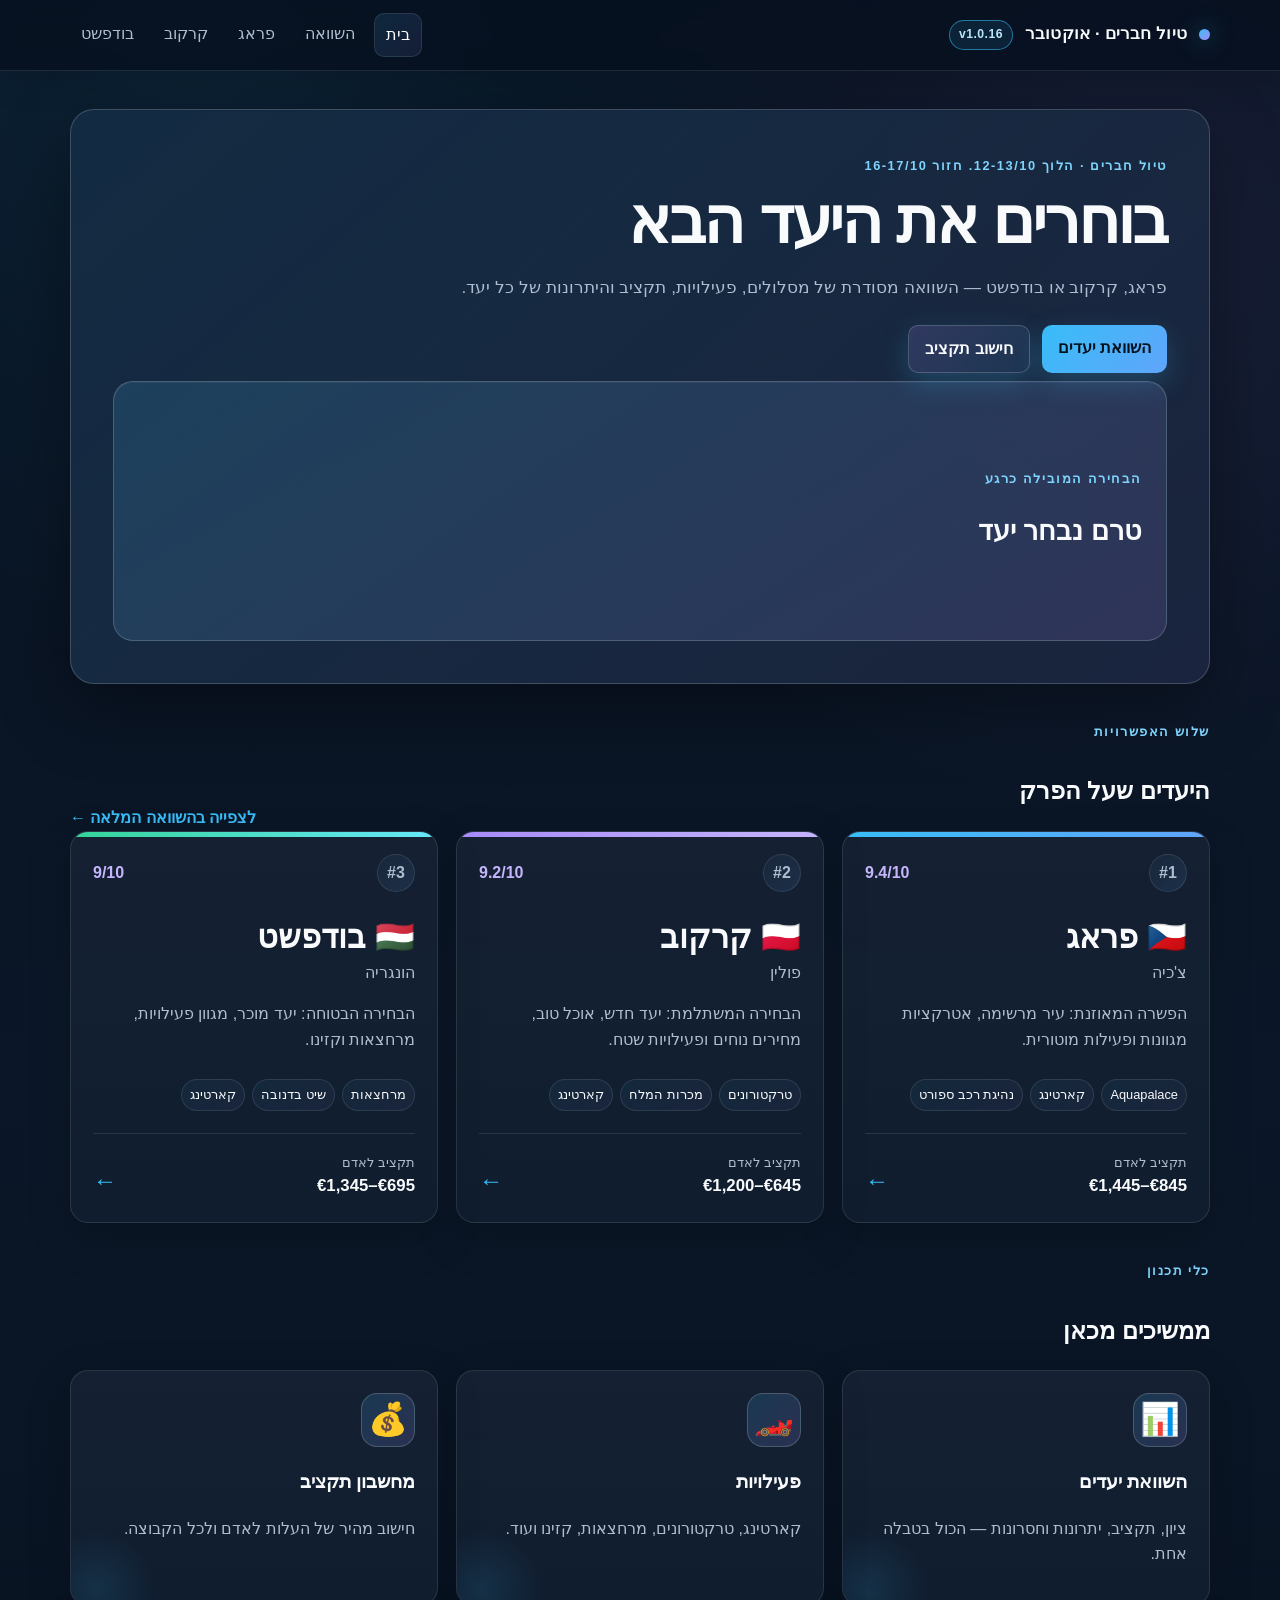
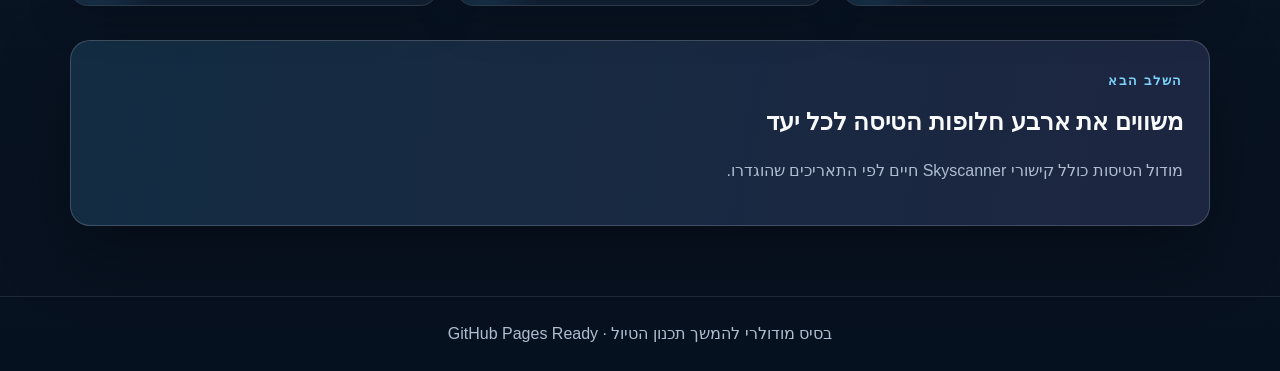
<file: index.html>
<!doctype html>
<html lang="he" dir="rtl">
<head>
<meta charset="utf-8">
<meta name="viewport" content="width=device-width,initial-scale=1">
<meta name="description" content="השוואת יעדים ומסלולים לטיול חברים באוקטובר">
<title>טיול חברים</title>
<link rel="stylesheet" href="assets/css/main.css">
<script src="assets/js/app.js" defer></script>
<script src="assets/js/home.js" defer></script>
</head>
<body >
<header class="site-header">
  <div class="navbar">
    <a class="brand" href="index.html"><span>טיול חברים · אוקטובר</span><span class="header-version">v1.0.16</span></a>
    <nav class="nav-links">
      <a data-nav href="index.html">בית</a>
      <a data-nav href="pages/compare.html">השוואה</a>
      
      
      <a data-nav href="pages/destinations/prague.html">פראג</a>
      <a data-nav href="pages/destinations/krakow.html">קרקוב</a>
      <a data-nav href="pages/destinations/budapest.html">בודפשט</a>
    </nav>
  </div>
</header>
<main class="container">

<section class="hero">
  <div class="hero-content">
    <span class="eyebrow">טיול חברים · הלוך 12-13/10. חזור 16-17/10</span>
    <h1>בוחרים את היעד הבא</h1>
    <p>פראג, קרקוב או בודפשט — השוואה מסודרת של מסלולים, פעילויות, תקציב והיתרונות של כל יעד.</p>
    <div class="hero-actions">
      <a class="btn" href="pages/compare.html">השוואת יעדים</a>
      <a class="btn secondary" href="pages/budget.html">חישוב תקציב</a>
    </div>
  </div>

  <aside class="hero-summary">
    <span class="eyebrow">הבחירה המובילה כרגע</span>
    <h2>טרם נבחר יעד</h2>
  </aside>
</section>


<section class="section">
  <div class="section-header">
    <div>
      <span class="eyebrow">שלוש האפשרויות</span>
      <h2>היעדים שעל הפרק</h2>
    </div>
    <a class="text-link" href="pages/compare.html">לצפייה בהשוואה המלאה ←</a>
  </div>
  <div class="grid destination-grid" id="destination-cards"></div>
</section>

<section class="section">
  <div class="section-header">
    <div>
      <span class="eyebrow">כלי תכנון</span>
      <h2>ממשיכים מכאן</h2>
    </div>
  </div>
  <div class="grid feature-grid">
    <a class="card feature-card" href="pages/compare.html">
      <div class="feature-icon">📊</div>
      <h3>השוואת יעדים</h3>
      <p>ציון, תקציב, יתרונות וחסרונות — הכול בטבלה אחת.</p>
    </a>
    <a class="card feature-card" href="pages/activities.html">
      <div class="feature-icon">🏎️</div>
      <h3>פעילויות</h3>
      <p>קארטינג, טרקטורונים, מרחצאות, קזינו ועוד.</p>
    </a>
    <a class="card feature-card" href="pages/budget.html">
      <div class="feature-icon">💰</div>
      <h3>מחשבון תקציב</h3>
      <p>חישוב מהיר של העלות לאדם ולכל הקבוצה.</p>
    </a>
  </div>
</section>

<section class="section decision-strip">
  <div>
    <span class="eyebrow">השלב הבא</span>
    <h2>משווים את ארבע חלופות הטיסה לכל יעד</h2>
    <p class="muted">מודול הטיסות כולל קישורי Skyscanner חיים לפי התאריכים שהוגדרו.</p>
  </div>
</section>
</main>
<footer>בסיס מודולרי להמשך תכנון הטיול · GitHub Pages Ready</footer>
</body>
</html>
</file>
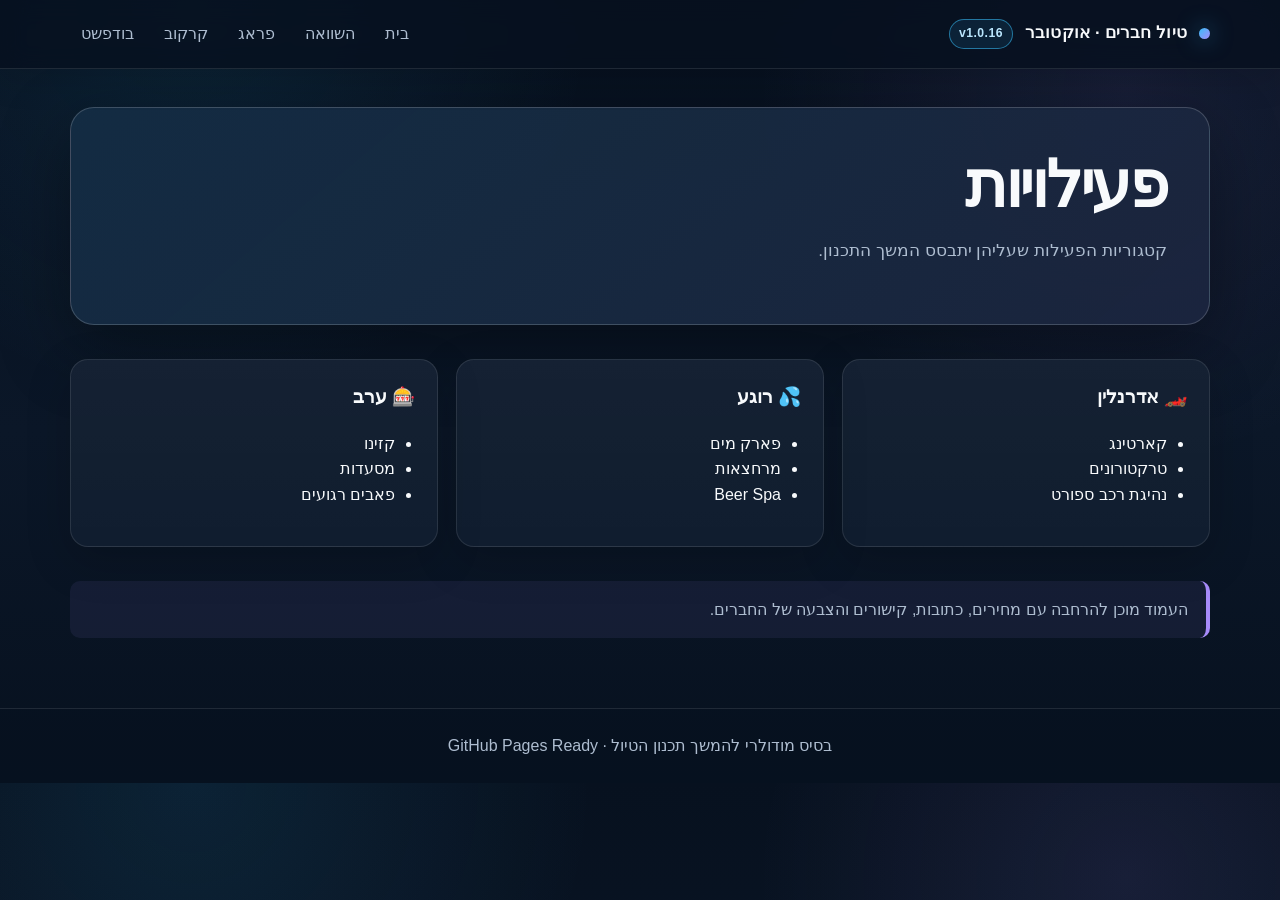
<file: pages/activities.html>
<!doctype html>
<html lang="he" dir="rtl">
<head>
<meta charset="utf-8">
<meta name="viewport" content="width=device-width,initial-scale=1">
<meta name="description" content="השוואת יעדים ומסלולים לטיול חברים באוקטובר">
<title>פעילויות</title>
<link rel="stylesheet" href="../assets/css/main.css">
<script src="../assets/js/app.js" defer></script>

</head>
<body >
<header class="site-header">
  <div class="navbar">
    <a class="brand" href="../index.html"><span>טיול חברים · אוקטובר</span><span class="header-version">v1.0.16</span></a>
    <nav class="nav-links">
      <a data-nav href="../index.html">בית</a>
      <a data-nav href="../pages/compare.html">השוואה</a>
      
      
      <a data-nav href="../pages/destinations/prague.html">פראג</a>
      <a data-nav href="../pages/destinations/krakow.html">קרקוב</a>
      <a data-nav href="../pages/destinations/budapest.html">בודפשט</a>
    </nav>
  </div>
</header>
<main class="container">
<section class="hero"><h1>פעילויות</h1><p>קטגוריות הפעילות שעליהן יתבסס המשך התכנון.</p></section>
<section class="section grid">
  <div class="card"><h3>🏎️ אדרנלין</h3><ul class="list"><li>קארטינג</li><li>טרקטורונים</li><li>נהיגת רכב ספורט</li></ul></div>
  <div class="card"><h3>💦 רוגע</h3><ul class="list"><li>פארק מים</li><li>מרחצאות</li><li>Beer Spa</li></ul></div>
  <div class="card"><h3>🎰 ערב</h3><ul class="list"><li>קזינו</li><li>מסעדות</li><li>פאבים רגועים</li></ul></div>
</section>
<div class="notice section">העמוד מוכן להרחבה עם מחירים, כתובות, קישורים והצבעה של החברים.</div>
</main>
<footer>בסיס מודולרי להמשך תכנון הטיול · GitHub Pages Ready</footer>
</body>
</html>
</file>
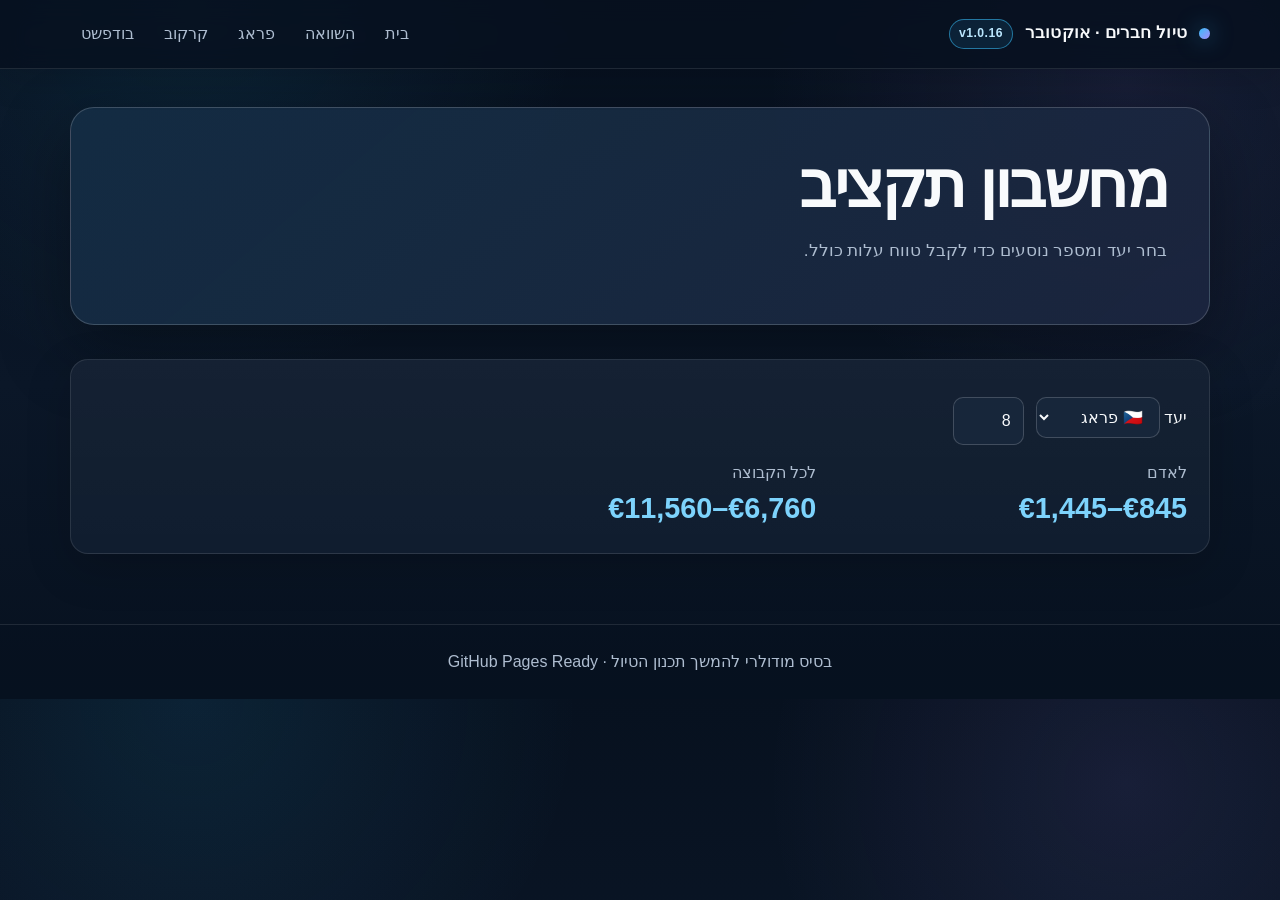
<file: pages/budget.html>
<!doctype html>
<html lang="he" dir="rtl">
<head>
<meta charset="utf-8">
<meta name="viewport" content="width=device-width,initial-scale=1">
<meta name="description" content="השוואת יעדים ומסלולים לטיול חברים באוקטובר">
<title>מחשבון תקציב</title>
<link rel="stylesheet" href="../assets/css/main.css">
<script src="../assets/js/app.js" defer></script>
<script src="../assets/js/budget.js" defer></script>
</head>
<body >
<header class="site-header">
  <div class="navbar">
    <a class="brand" href="../index.html"><span>טיול חברים · אוקטובר</span><span class="header-version">v1.0.16</span></a>
    <nav class="nav-links">
      <a data-nav href="../index.html">בית</a>
      <a data-nav href="../pages/compare.html">השוואה</a>
      
      
      <a data-nav href="../pages/destinations/prague.html">פראג</a>
      <a data-nav href="../pages/destinations/krakow.html">קרקוב</a>
      <a data-nav href="../pages/destinations/budapest.html">בודפשט</a>
    </nav>
  </div>
</header>
<main class="container">
<section class="hero"><h1>מחשבון תקציב</h1><p>בחר יעד ומספר נוסעים כדי לקבל טווח עלות כולל.</p></section>
<section class="section card">
  <div class="controls">
    <label>יעד <select class="control" id="destination"></select></label>
    <label> <input class="control" id="people" type="number" min="1" max="20" value="8"></label>
  </div>
  <div class="grid">
    <div><div class="muted">לאדם</div><div class="metric" id="per-person"></div></div>
    <div><div class="muted">לכל הקבוצה</div><div class="metric" id="group-total"></div></div>
  </div>
</section>
</main>
<footer>בסיס מודולרי להמשך תכנון הטיול · GitHub Pages Ready</footer>
</body>
</html>
</file>
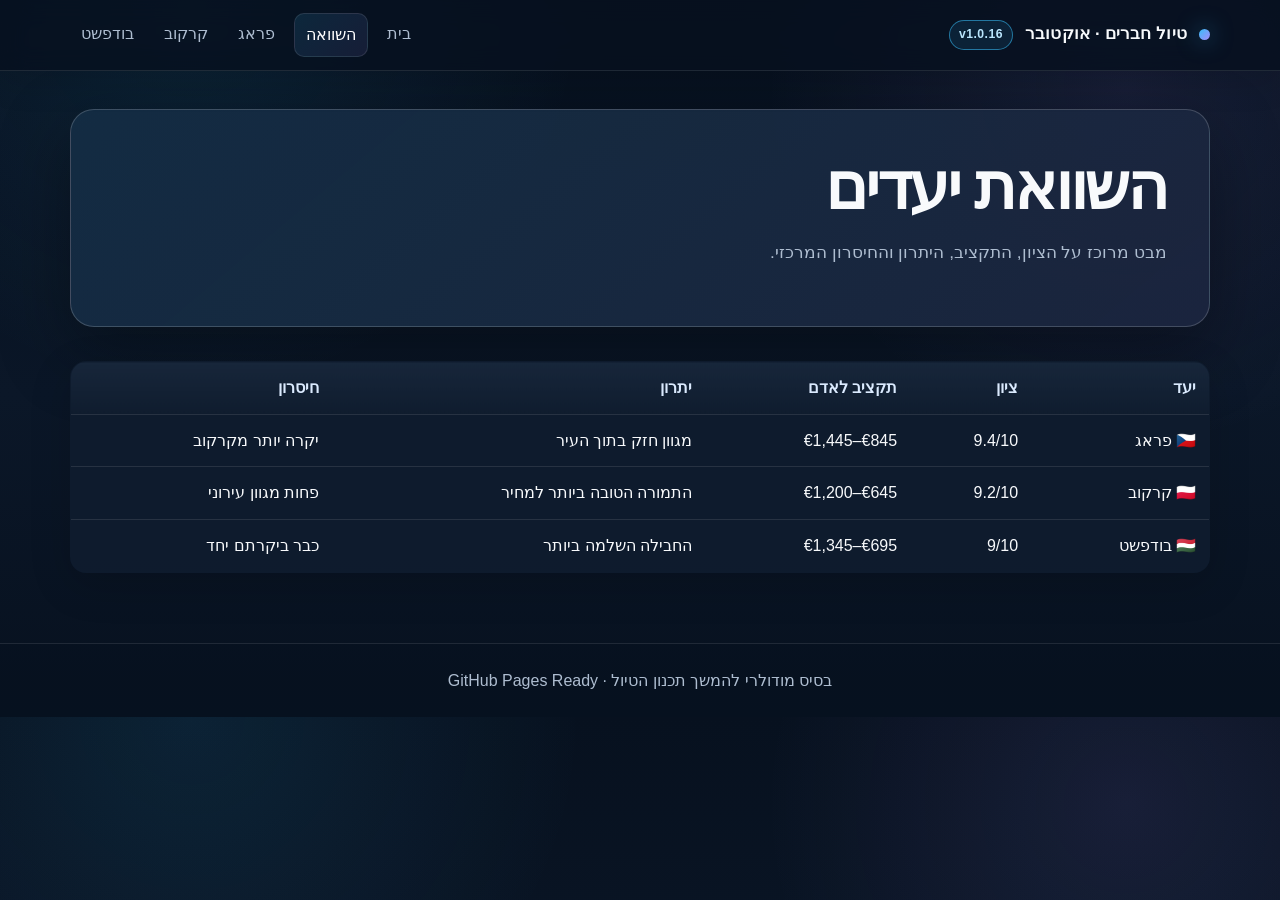
<file: pages/compare.html>
<!doctype html>
<html lang="he" dir="rtl">
<head>
<meta charset="utf-8">
<meta name="viewport" content="width=device-width,initial-scale=1">
<meta name="description" content="השוואת יעדים ומסלולים לטיול חברים באוקטובר">
<title>השוואת יעדים</title>
<link rel="stylesheet" href="../assets/css/main.css">
<script src="../assets/js/app.js" defer></script>
<script src="../assets/js/compare.js" defer></script>
</head>
<body >
<header class="site-header">
  <div class="navbar">
    <a class="brand" href="../index.html"><span>טיול חברים · אוקטובר</span><span class="header-version">v1.0.16</span></a>
    <nav class="nav-links">
      <a data-nav href="../index.html">בית</a>
      <a data-nav href="../pages/compare.html">השוואה</a>
      
      
      <a data-nav href="../pages/destinations/prague.html">פראג</a>
      <a data-nav href="../pages/destinations/krakow.html">קרקוב</a>
      <a data-nav href="../pages/destinations/budapest.html">בודפשט</a>
    </nav>
  </div>
</header>
<main class="container">
<section class="hero"><h1>השוואת יעדים</h1><p>מבט מרוכז על הציון, התקציב, היתרון והחיסרון המרכזי.</p></section>
<section class="section"><table>
<thead><tr><th>יעד</th><th>ציון</th><th>תקציב לאדם</th><th>יתרון</th><th>חיסרון</th></tr></thead>
<tbody id="compare-body"></tbody>
</table></section>
</main>
<footer>בסיס מודולרי להמשך תכנון הטיול · GitHub Pages Ready</footer>
</body>
</html>
</file>
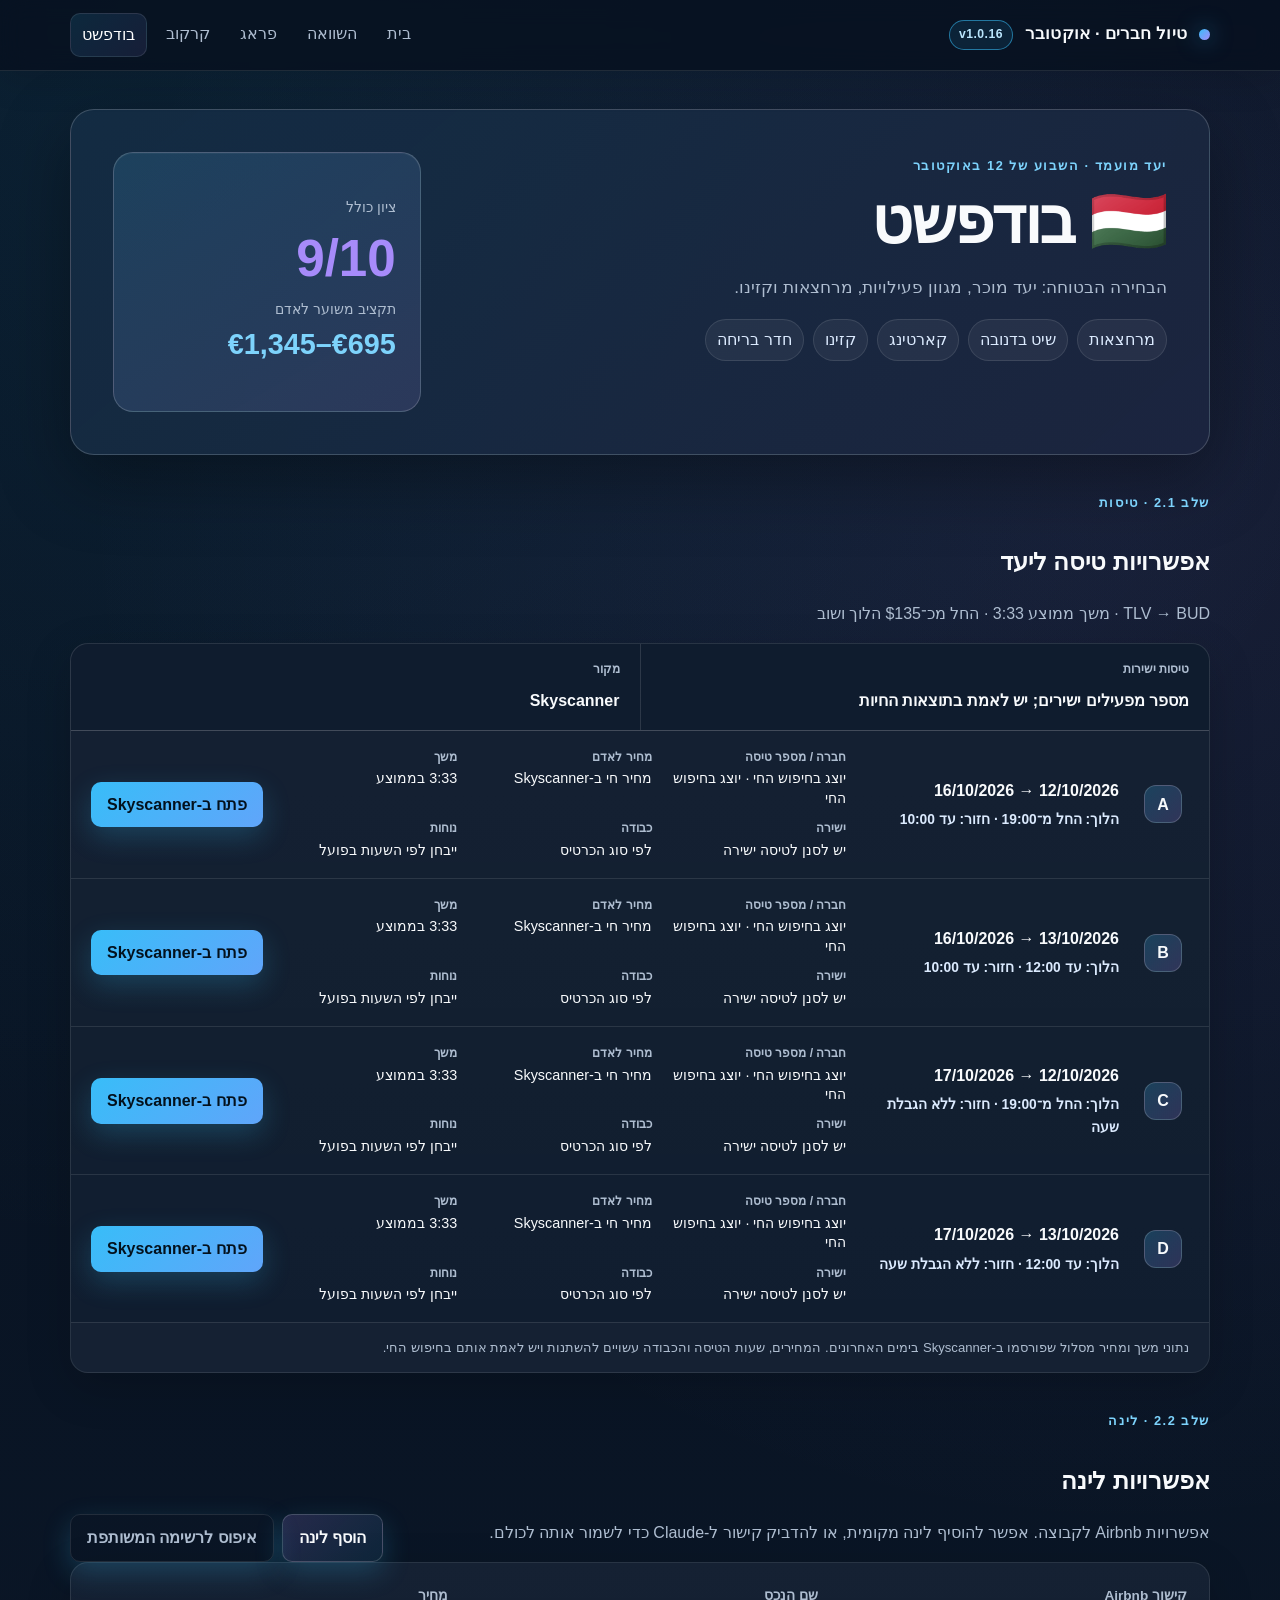
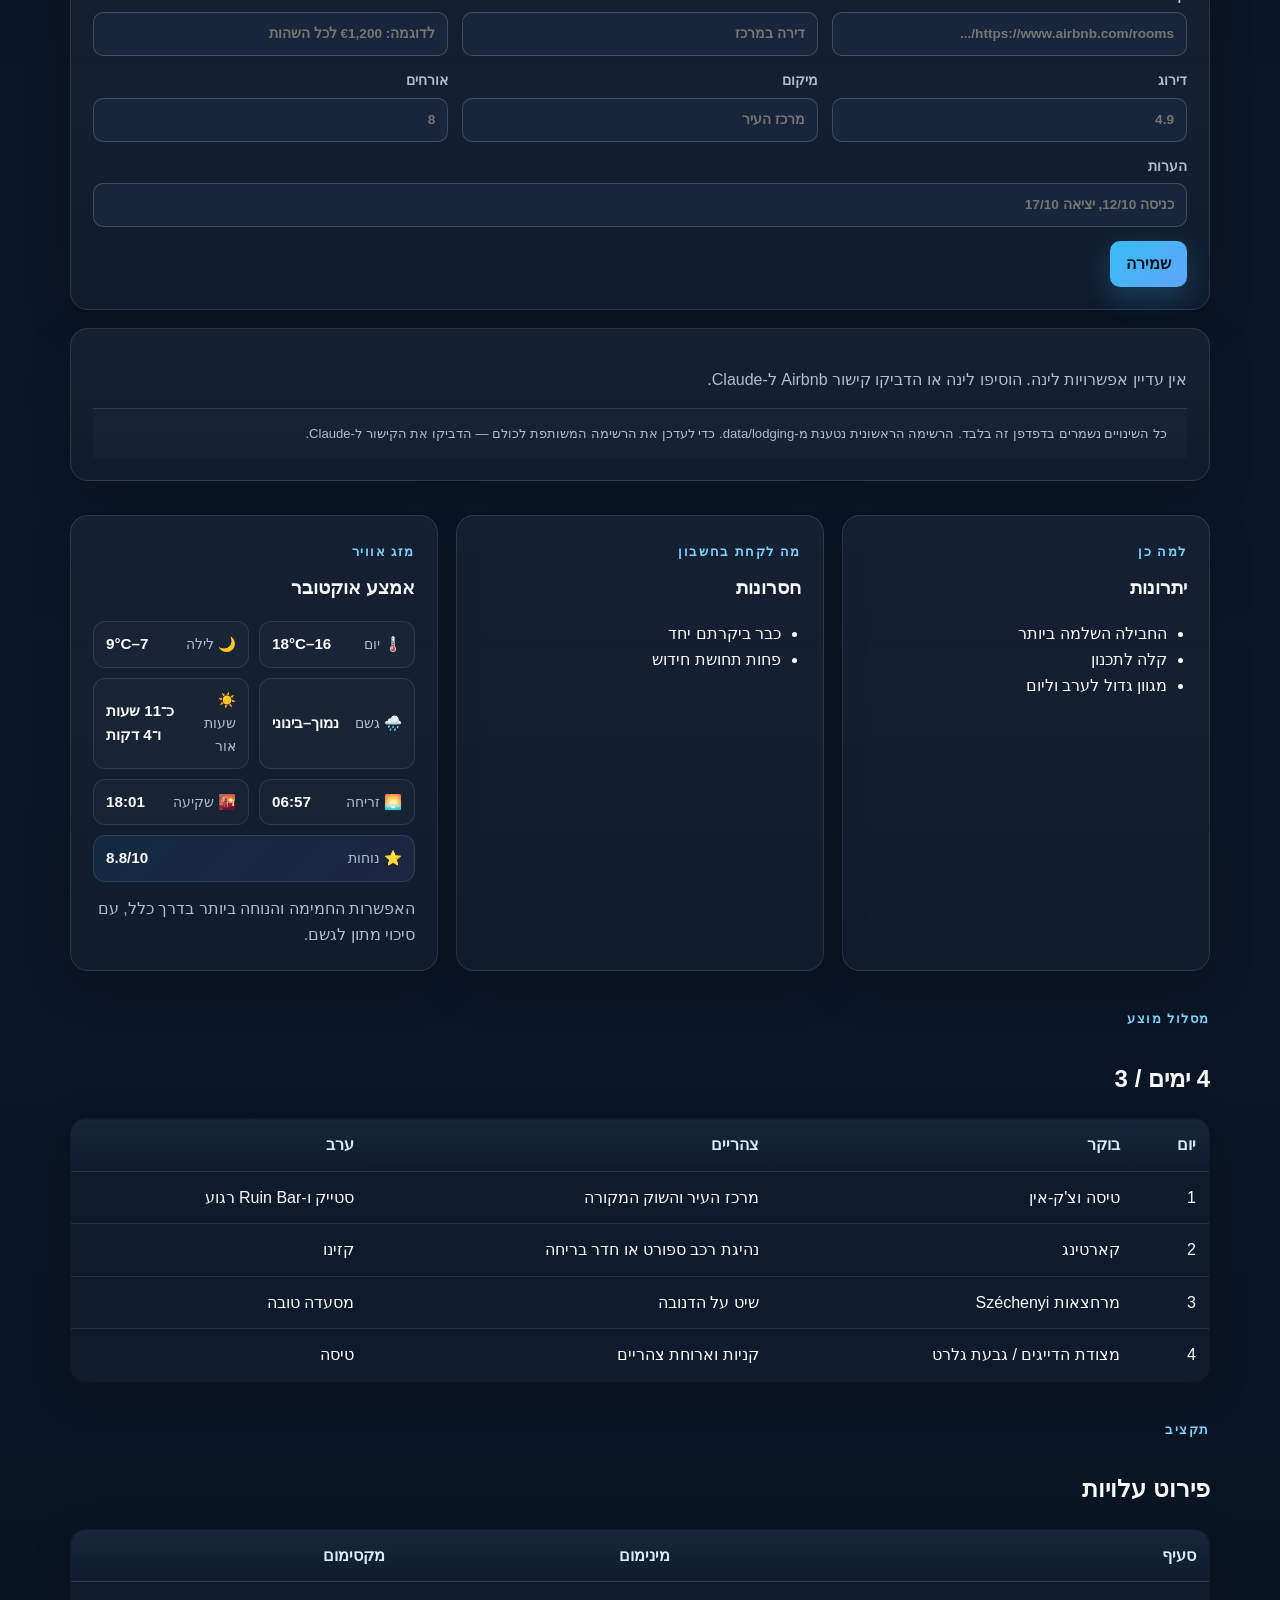
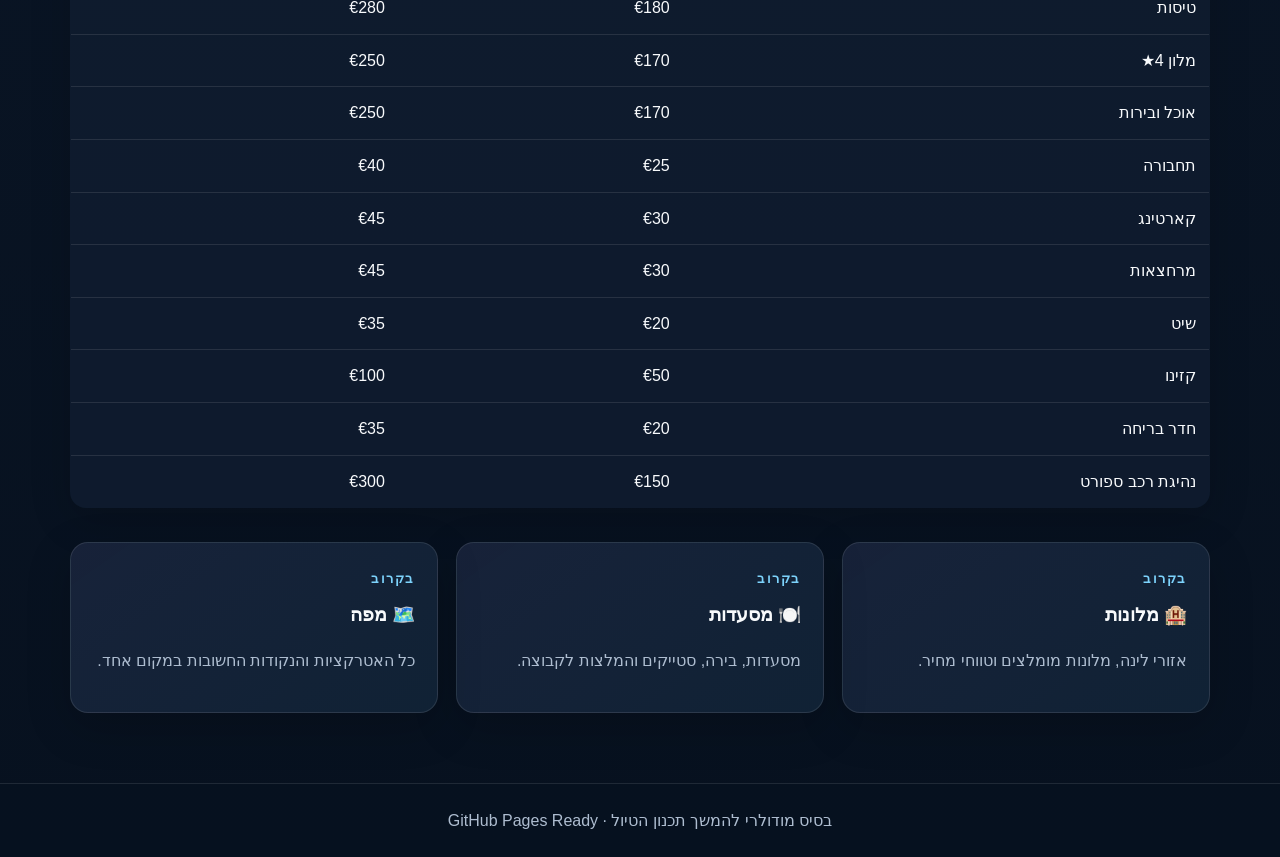
<file: pages/destinations/budapest.html>
<!doctype html>
<html lang="he" dir="rtl">
<head>
<meta charset="utf-8">
<meta name="viewport" content="width=device-width,initial-scale=1">
<meta name="description" content="השוואת יעדים ומסלולים לטיול חברים באוקטובר">
<title>בודפשט</title>
<link rel="stylesheet" href="../../assets/css/main.css">
<script src="../../assets/js/app.js" defer></script>
<script src="../../assets/js/destination.js" defer></script>
</head>
<body data-destination="budapest">
<header class="site-header">
  <div class="navbar">
    <a class="brand" href="../../index.html"><span>טיול חברים · אוקטובר</span><span class="header-version">v1.0.16</span></a>
    <nav class="nav-links">
      <a data-nav href="../../index.html">בית</a>
      <a data-nav href="../../pages/compare.html">השוואה</a>
      
      
      <a data-nav href="../../pages/destinations/prague.html">פראג</a>
      <a data-nav href="../../pages/destinations/krakow.html">קרקוב</a>
      <a data-nav href="../../pages/destinations/budapest.html">בודפשט</a>
    </nav>
  </div>
</header>
<main class="container">
<section class="hero destination-hero destination-hero-polished">
  <div>
    <span class="eyebrow">יעד מועמד · השבוע של 12 באוקטובר</span>
    <h1 id="title"></h1>
    <p id="tagline"></p>
    <div class="badges" id="highlights"></div>
  </div>
  <div class="hero-summary">
    <div class="summary-label">ציון כולל</div>
    <div class="summary-score" id="score"></div>
    <div class="summary-label">תקציב משוער לאדם</div>
    <div class="metric" id="budget"></div>
  </div>
</section>


<section class="section destination-flights-section" aria-labelledby="destination-flights-title">
  <div class="section-header">
    <div>
      <span class="eyebrow">שלב 2.1 · טיסות</span>
      <h2 id="destination-flights-title">אפשרויות טיסה ליעד</h2>
      <p id="flight-route-summary" class="muted"></p>
    </div>
  </div>
  <div id="destination-flights" class="destination-flights-card card">
    <p class="muted">טוען אפשרויות טיסה…</p>
  </div>
</section>

<section class="section destination-lodging-section" aria-labelledby="destination-lodging-title">
  <div class="section-header">
    <div>
      <span class="eyebrow">שלב 2.2 · לינה</span>
      <h2 id="destination-lodging-title">אפשרויות לינה</h2>
      <p class="muted">אפשרויות Airbnb לקבוצה. אפשר להוסיף לינה מקומית, או להדביק קישור ל-Claude כדי לשמור אותה לכולם.</p>
    </div>
    <div class="lodging-header-actions">
      <button type="button" id="add-lodging" class="btn secondary">הוסף לינה</button>
      <button type="button" id="reset-lodging" class="btn ghost">איפוס לרשימה המשותפת</button>
    </div>
  </div>
  <form id="lodging-form" class="lodging-form card" hidden>
    <label>קישור Airbnb <input class="control" name="url" type="url" placeholder="https://www.airbnb.com/rooms/..."></label>
    <label>שם הנכס <input class="control" name="name" type="text" placeholder="דירה במרכז"></label>
    <label>מחיר <input class="control" name="price" type="text" placeholder="לדוגמה: €1,200 לכל השהות"></label>
    <label>דירוג <input class="control" name="rating" type="text" placeholder="4.9"></label>
    <label>מיקום <input class="control" name="location" type="text" placeholder="מרכז העיר"></label>
    <label>אורחים <input class="control" name="guests" type="text" placeholder="8"></label>
    <label class="lodging-form-wide">הערות <input class="control" name="notes" type="text" placeholder="כניסה 12/10, יציאה 17/10"></label>
    <div class="lodging-form-actions">
      <button type="submit" class="btn">שמירה</button>
    </div>
  </form>
  <div id="destination-lodging" class="card">
    <p class="muted">טוען אפשרויות לינה…</p>
  </div>
</section>

<section class="section destination-overview-grid">
  <div class="card">
    <span class="eyebrow">למה כן</span>
    <h3>יתרונות</h3>
    <ul id="pros" class="list"></ul>
  </div>
  <div class="card">
    <span class="eyebrow">מה לקחת בחשבון</span>
    <h3>חסרונות</h3>
    <ul id="cons" class="list"></ul>
  </div>
  <div class="card">
    <span class="eyebrow">מזג אוויר</span>
    <h3>אמצע אוקטובר</h3>
    <div id="weather-details" class="weather-details"></div>
  </div>
</section>

<section class="section">
  <div class="section-header">
    <div>
      <span class="eyebrow">מסלול מוצע</span>
      <h2>4 ימים / 3 </h2>
    </div>
  </div>
  <table>
    <thead><tr><th>יום</th><th>בוקר</th><th>צהריים</th><th>ערב</th></tr></thead>
    <tbody id="itinerary-body"></tbody>
  </table>
</section>

<section class="section">
  <div class="section-header">
    <div>
      <span class="eyebrow">תקציב</span>
      <h2>פירוט עלויות</h2>
    </div>
  </div>
  <table>
    <thead><tr><th>סעיף</th><th>מינימום</th><th>מקסימום</th></tr></thead>
    <tbody id="costs-body"></tbody>
  </table>
</section>

<section class="section grid">
  <div class="card module-placeholder">
    <span class="eyebrow">בקרוב</span>
    <h3>🏨 מלונות</h3>
    <p>אזורי לינה, מלונות מומלצים וטווחי מחיר.</p>
  </div>
  <div class="card module-placeholder">
    <span class="eyebrow">בקרוב</span>
    <h3>🍽️ מסעדות</h3>
    <p>מסעדות, בירה, סטייקים והמלצות לקבוצה.</p>
  </div>
  <div class="card module-placeholder">
    <span class="eyebrow">בקרוב</span>
    <h3>🗺️ מפה</h3>
    <p>כל האטרקציות והנקודות החשובות במקום אחד.</p>
  </div>
</section>
</main>
<footer>בסיס מודולרי להמשך תכנון הטיול · GitHub Pages Ready</footer>
</body>
</html>
</file>
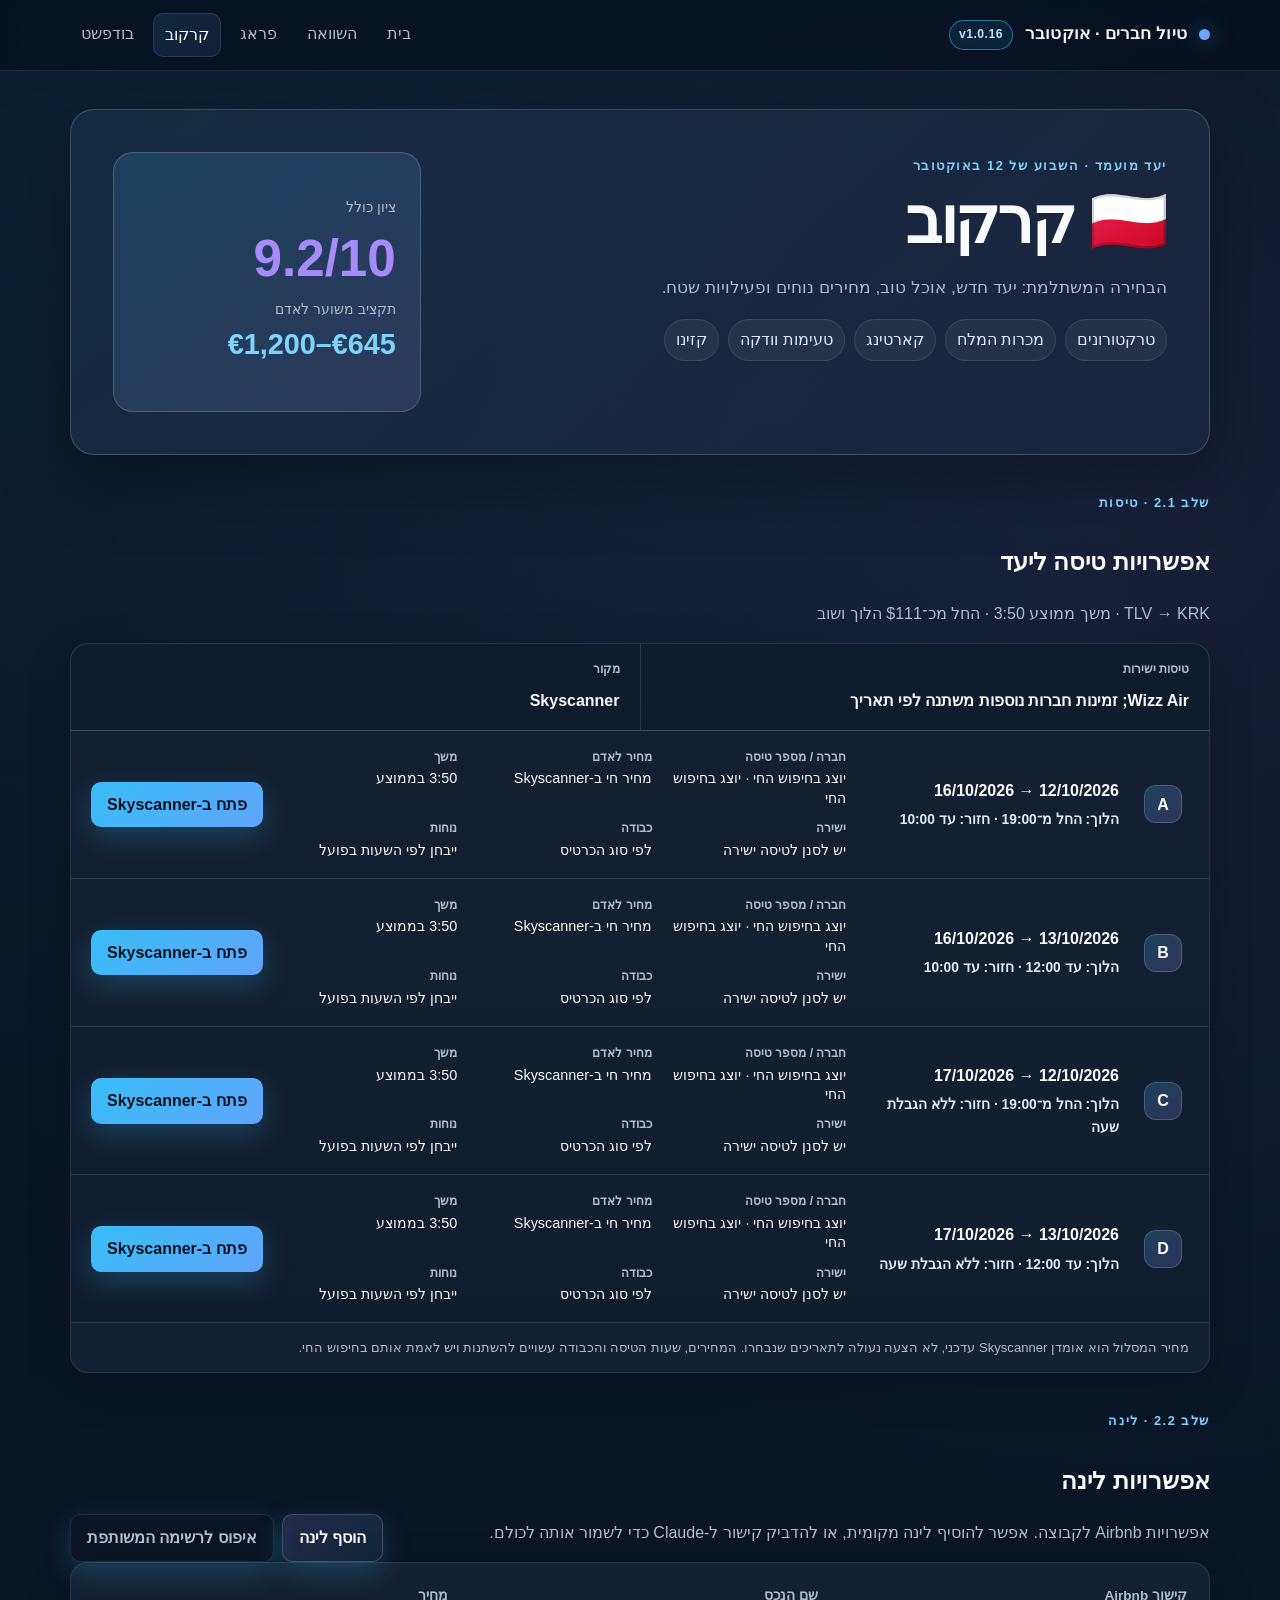
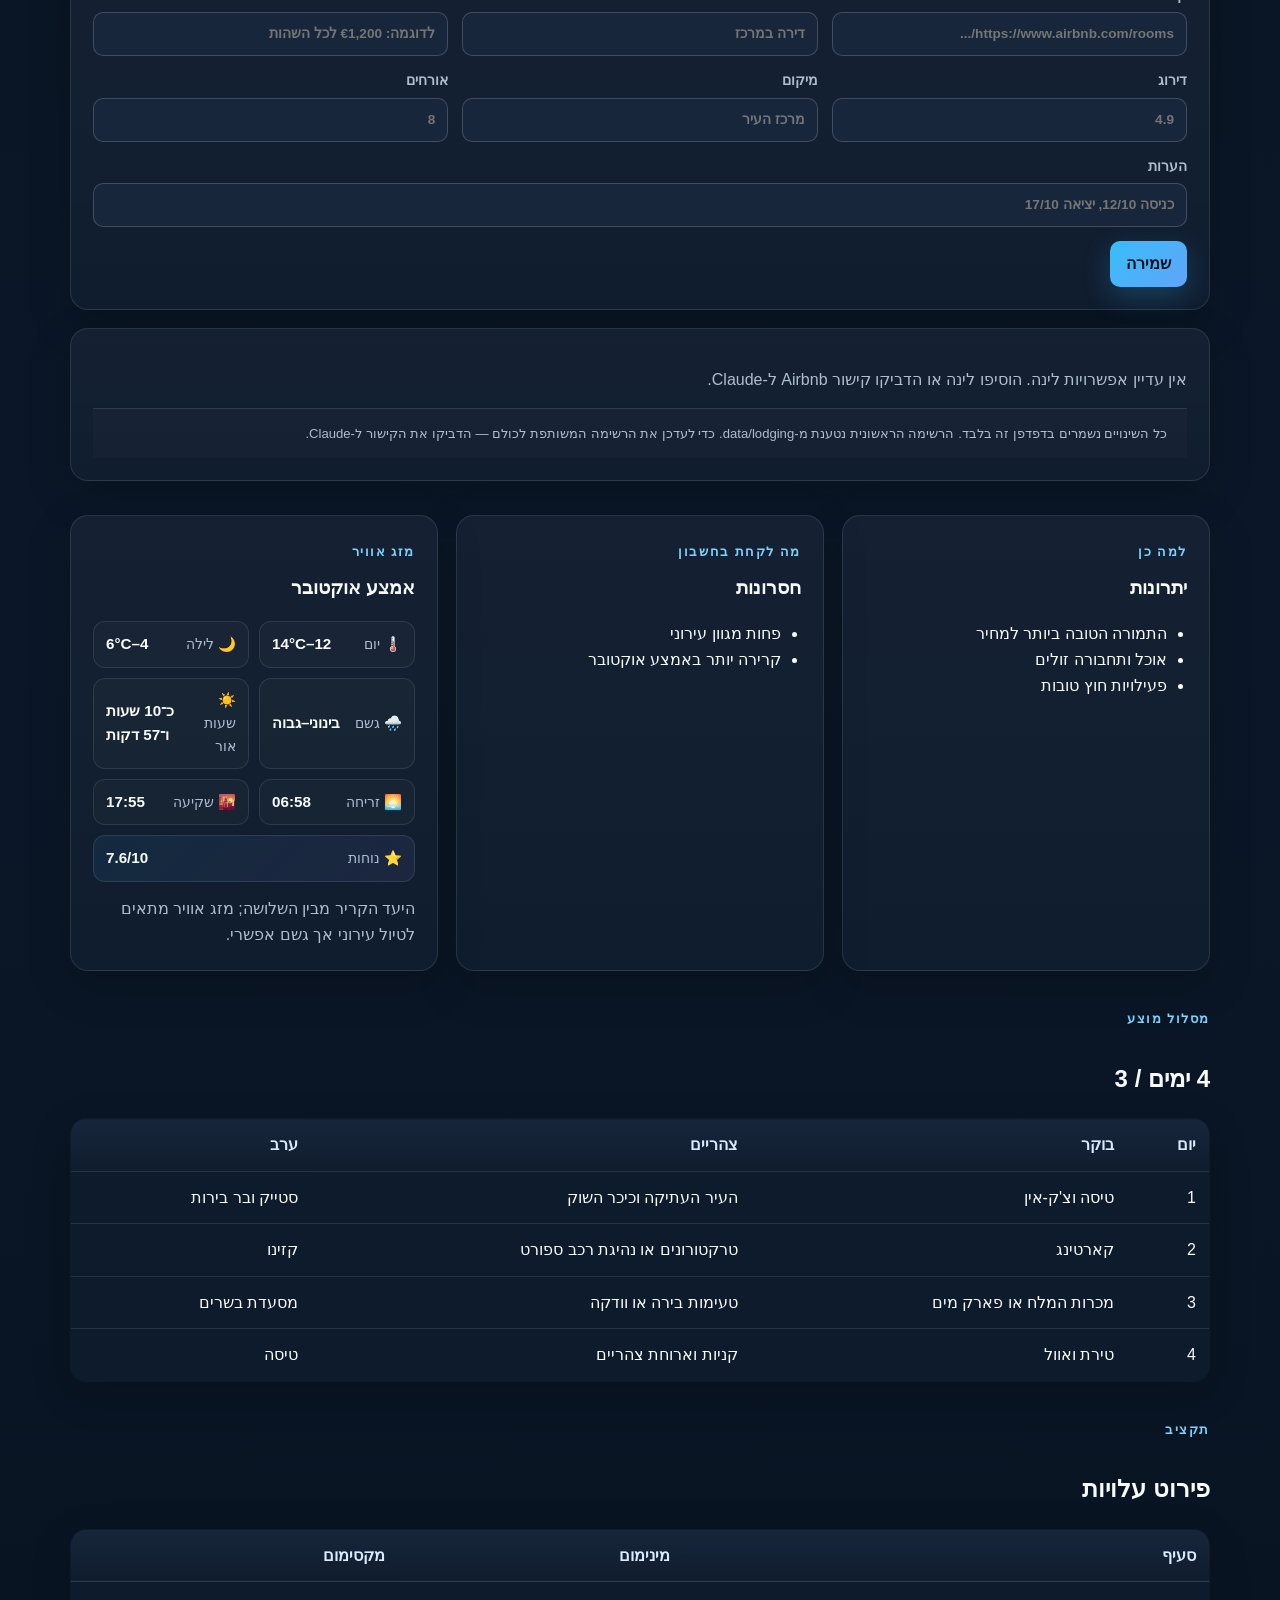
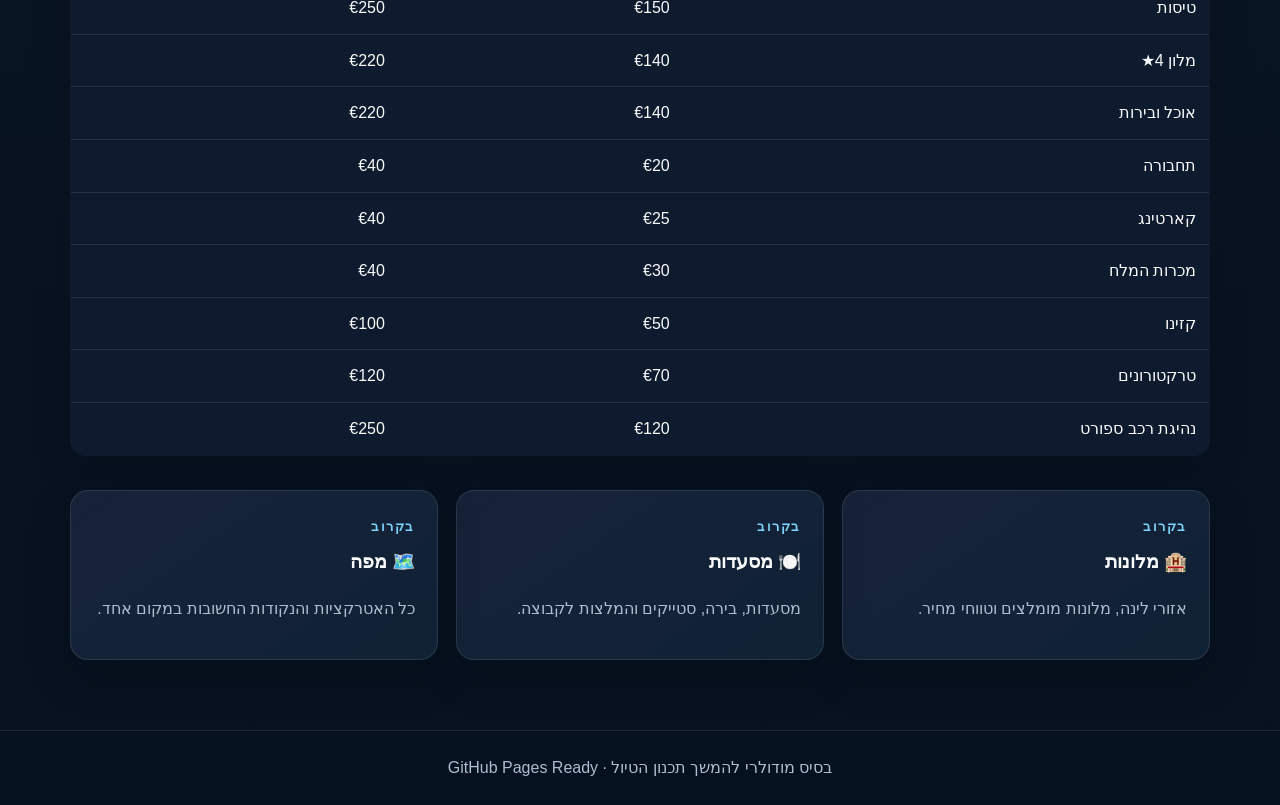
<file: pages/destinations/krakow.html>
<!doctype html>
<html lang="he" dir="rtl">
<head>
<meta charset="utf-8">
<meta name="viewport" content="width=device-width,initial-scale=1">
<meta name="description" content="השוואת יעדים ומסלולים לטיול חברים באוקטובר">
<title>קרקוב</title>
<link rel="stylesheet" href="../../assets/css/main.css">
<script src="../../assets/js/app.js" defer></script>
<script src="../../assets/js/destination.js" defer></script>
</head>
<body data-destination="krakow">
<header class="site-header">
  <div class="navbar">
    <a class="brand" href="../../index.html"><span>טיול חברים · אוקטובר</span><span class="header-version">v1.0.16</span></a>
    <nav class="nav-links">
      <a data-nav href="../../index.html">בית</a>
      <a data-nav href="../../pages/compare.html">השוואה</a>
      
      
      <a data-nav href="../../pages/destinations/prague.html">פראג</a>
      <a data-nav href="../../pages/destinations/krakow.html">קרקוב</a>
      <a data-nav href="../../pages/destinations/budapest.html">בודפשט</a>
    </nav>
  </div>
</header>
<main class="container">
<section class="hero destination-hero destination-hero-polished">
  <div>
    <span class="eyebrow">יעד מועמד · השבוע של 12 באוקטובר</span>
    <h1 id="title"></h1>
    <p id="tagline"></p>
    <div class="badges" id="highlights"></div>
  </div>
  <div class="hero-summary">
    <div class="summary-label">ציון כולל</div>
    <div class="summary-score" id="score"></div>
    <div class="summary-label">תקציב משוער לאדם</div>
    <div class="metric" id="budget"></div>
  </div>
</section>


<section class="section destination-flights-section" aria-labelledby="destination-flights-title">
  <div class="section-header">
    <div>
      <span class="eyebrow">שלב 2.1 · טיסות</span>
      <h2 id="destination-flights-title">אפשרויות טיסה ליעד</h2>
      <p id="flight-route-summary" class="muted"></p>
    </div>
  </div>
  <div id="destination-flights" class="destination-flights-card card">
    <p class="muted">טוען אפשרויות טיסה…</p>
  </div>
</section>

<section class="section destination-lodging-section" aria-labelledby="destination-lodging-title">
  <div class="section-header">
    <div>
      <span class="eyebrow">שלב 2.2 · לינה</span>
      <h2 id="destination-lodging-title">אפשרויות לינה</h2>
      <p class="muted">אפשרויות Airbnb לקבוצה. אפשר להוסיף לינה מקומית, או להדביק קישור ל-Claude כדי לשמור אותה לכולם.</p>
    </div>
    <div class="lodging-header-actions">
      <button type="button" id="add-lodging" class="btn secondary">הוסף לינה</button>
      <button type="button" id="reset-lodging" class="btn ghost">איפוס לרשימה המשותפת</button>
    </div>
  </div>
  <form id="lodging-form" class="lodging-form card" hidden>
    <label>קישור Airbnb <input class="control" name="url" type="url" placeholder="https://www.airbnb.com/rooms/..."></label>
    <label>שם הנכס <input class="control" name="name" type="text" placeholder="דירה במרכז"></label>
    <label>מחיר <input class="control" name="price" type="text" placeholder="לדוגמה: €1,200 לכל השהות"></label>
    <label>דירוג <input class="control" name="rating" type="text" placeholder="4.9"></label>
    <label>מיקום <input class="control" name="location" type="text" placeholder="מרכז העיר"></label>
    <label>אורחים <input class="control" name="guests" type="text" placeholder="8"></label>
    <label class="lodging-form-wide">הערות <input class="control" name="notes" type="text" placeholder="כניסה 12/10, יציאה 17/10"></label>
    <div class="lodging-form-actions">
      <button type="submit" class="btn">שמירה</button>
    </div>
  </form>
  <div id="destination-lodging" class="card">
    <p class="muted">טוען אפשרויות לינה…</p>
  </div>
</section>

<section class="section destination-overview-grid">
  <div class="card">
    <span class="eyebrow">למה כן</span>
    <h3>יתרונות</h3>
    <ul id="pros" class="list"></ul>
  </div>
  <div class="card">
    <span class="eyebrow">מה לקחת בחשבון</span>
    <h3>חסרונות</h3>
    <ul id="cons" class="list"></ul>
  </div>
  <div class="card">
    <span class="eyebrow">מזג אוויר</span>
    <h3>אמצע אוקטובר</h3>
    <div id="weather-details" class="weather-details"></div>
  </div>
</section>

<section class="section">
  <div class="section-header">
    <div>
      <span class="eyebrow">מסלול מוצע</span>
      <h2>4 ימים / 3 </h2>
    </div>
  </div>
  <table>
    <thead><tr><th>יום</th><th>בוקר</th><th>צהריים</th><th>ערב</th></tr></thead>
    <tbody id="itinerary-body"></tbody>
  </table>
</section>

<section class="section">
  <div class="section-header">
    <div>
      <span class="eyebrow">תקציב</span>
      <h2>פירוט עלויות</h2>
    </div>
  </div>
  <table>
    <thead><tr><th>סעיף</th><th>מינימום</th><th>מקסימום</th></tr></thead>
    <tbody id="costs-body"></tbody>
  </table>
</section>

<section class="section grid">
  <div class="card module-placeholder">
    <span class="eyebrow">בקרוב</span>
    <h3>🏨 מלונות</h3>
    <p>אזורי לינה, מלונות מומלצים וטווחי מחיר.</p>
  </div>
  <div class="card module-placeholder">
    <span class="eyebrow">בקרוב</span>
    <h3>🍽️ מסעדות</h3>
    <p>מסעדות, בירה, סטייקים והמלצות לקבוצה.</p>
  </div>
  <div class="card module-placeholder">
    <span class="eyebrow">בקרוב</span>
    <h3>🗺️ מפה</h3>
    <p>כל האטרקציות והנקודות החשובות במקום אחד.</p>
  </div>
</section>
</main>
<footer>בסיס מודולרי להמשך תכנון הטיול · GitHub Pages Ready</footer>
</body>
</html>
</file>
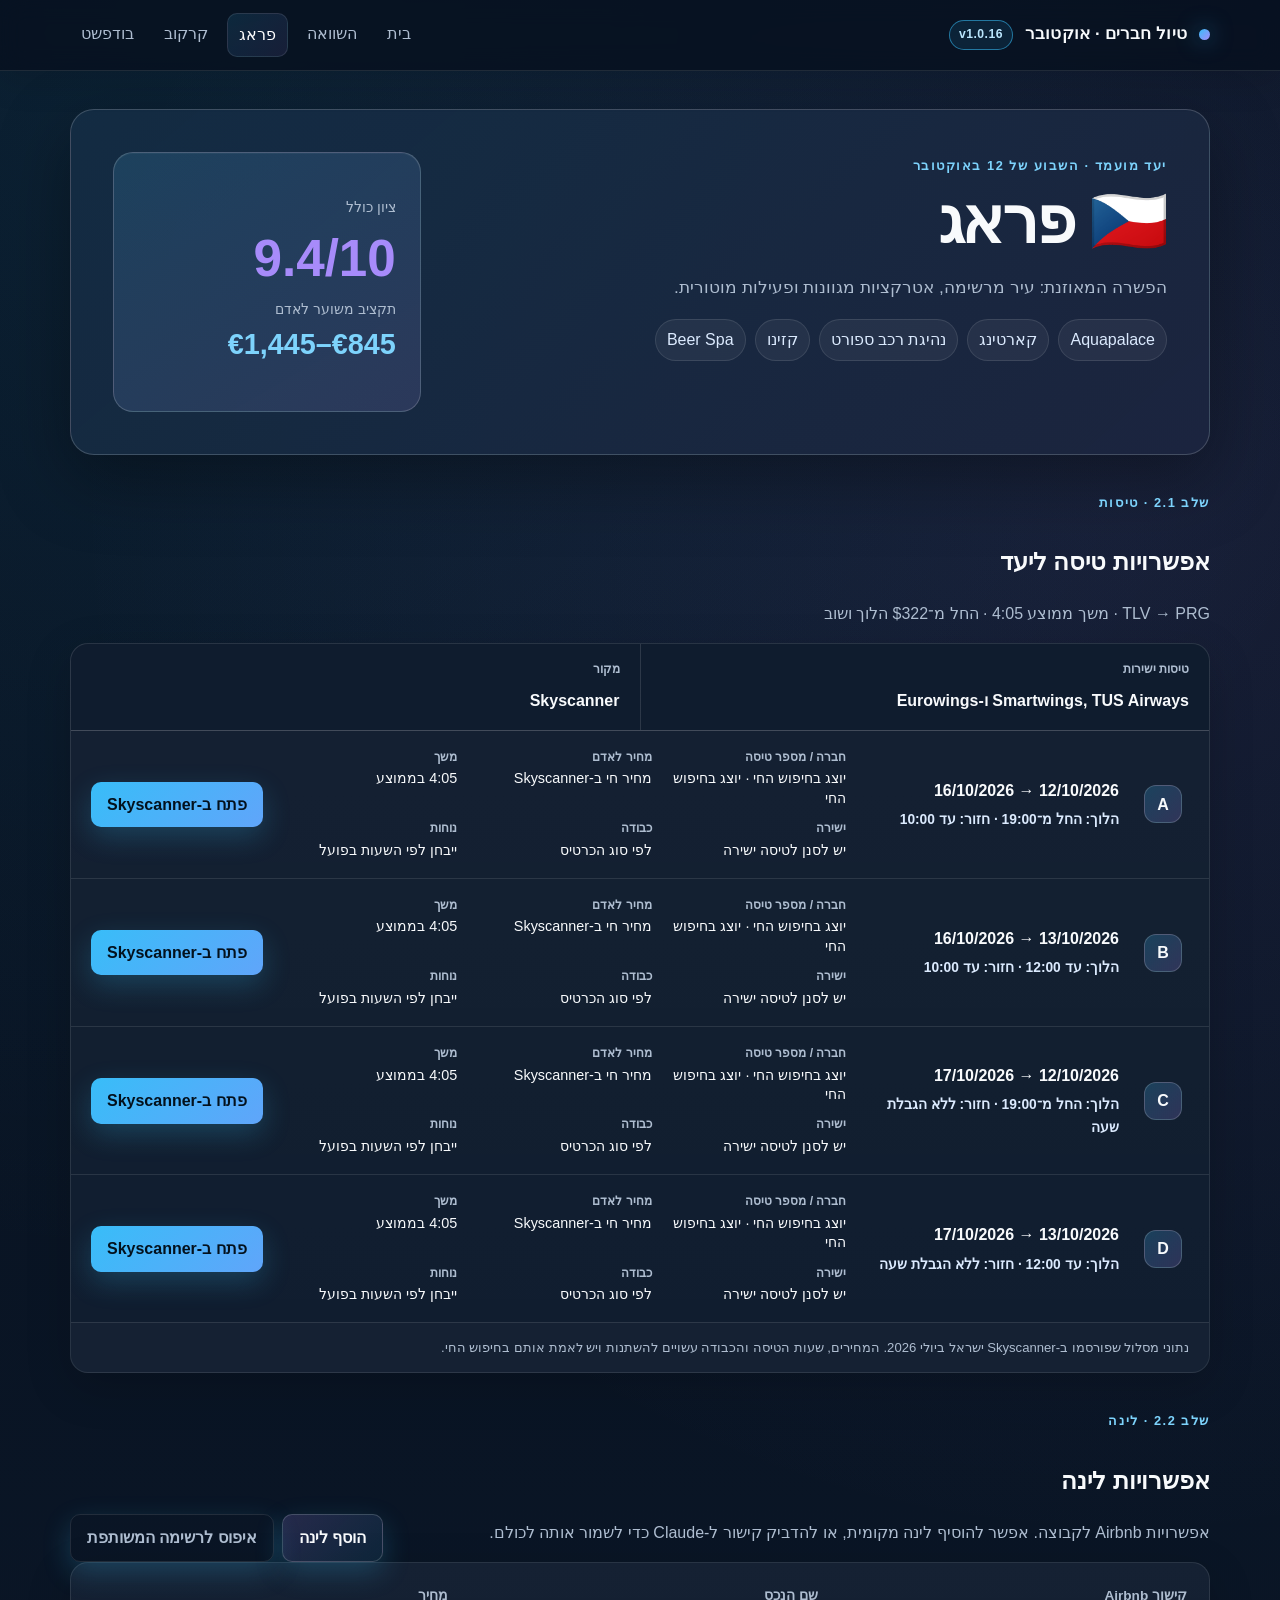
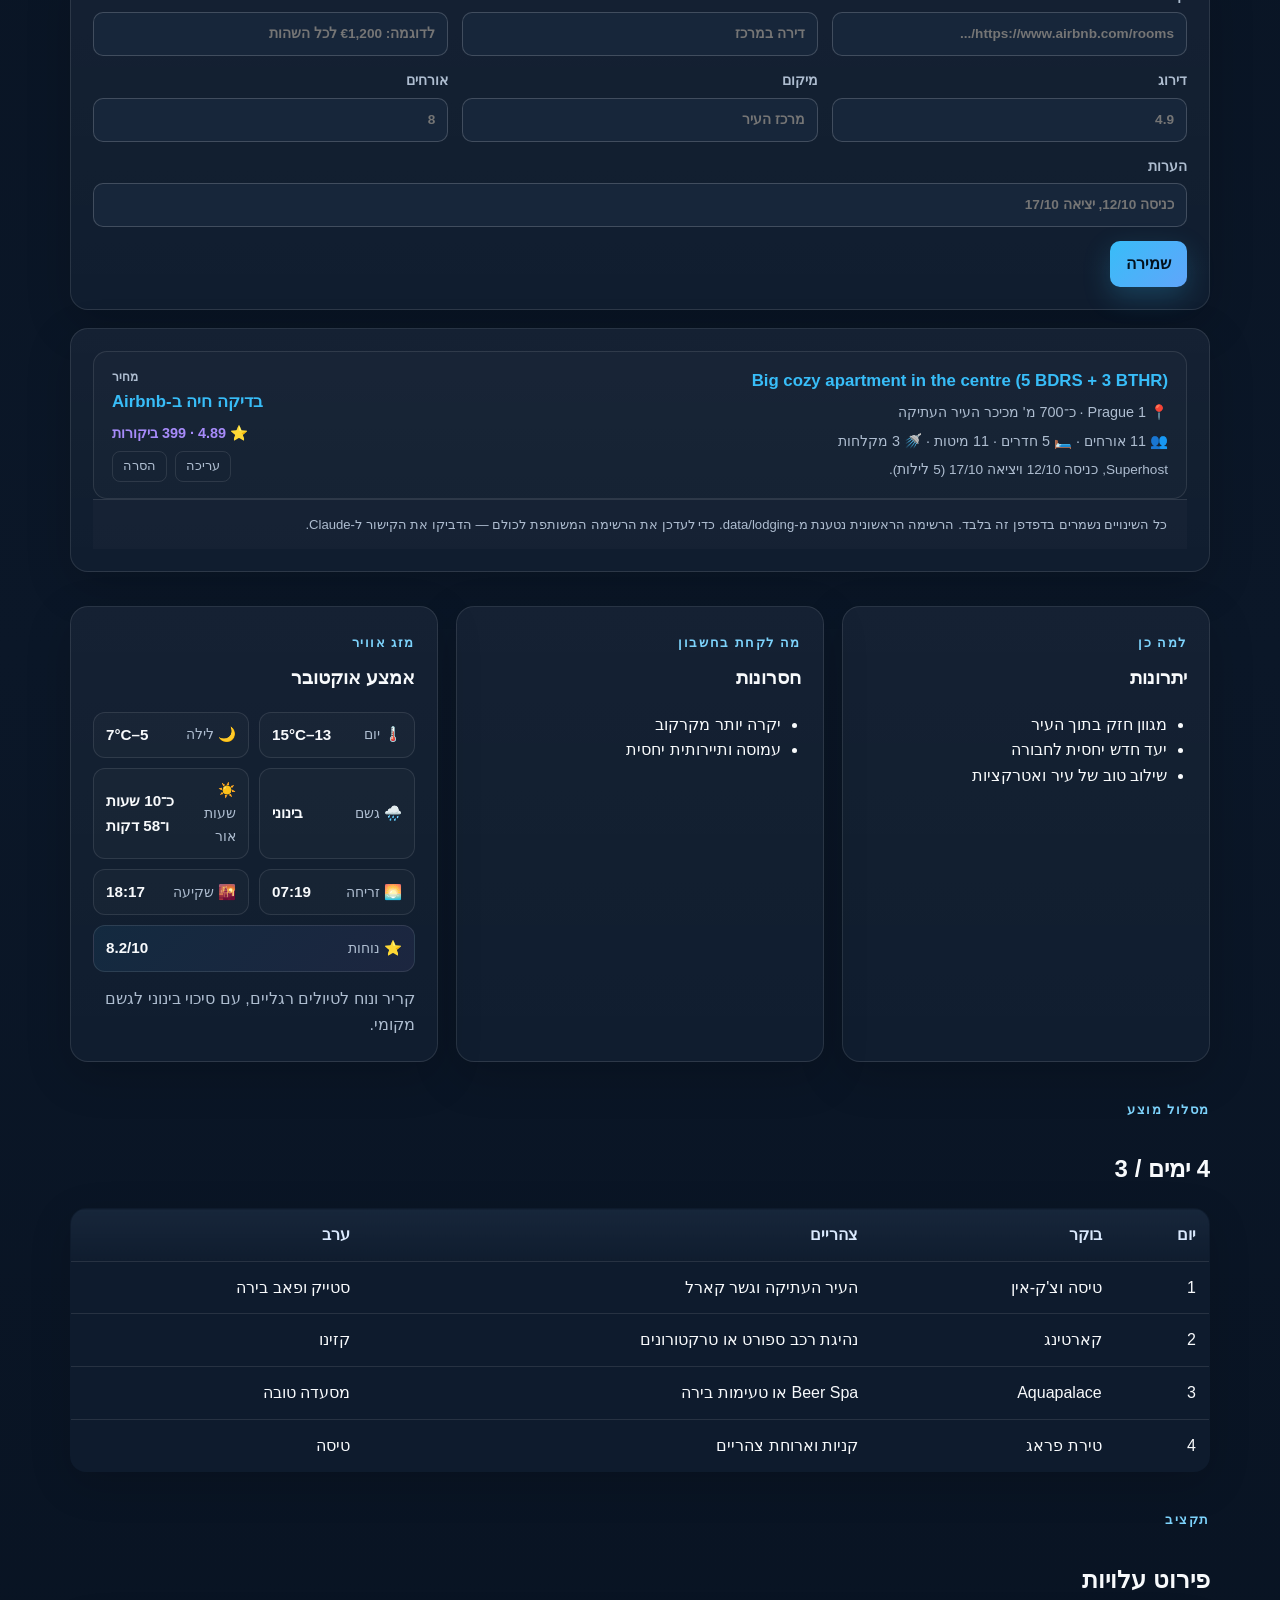
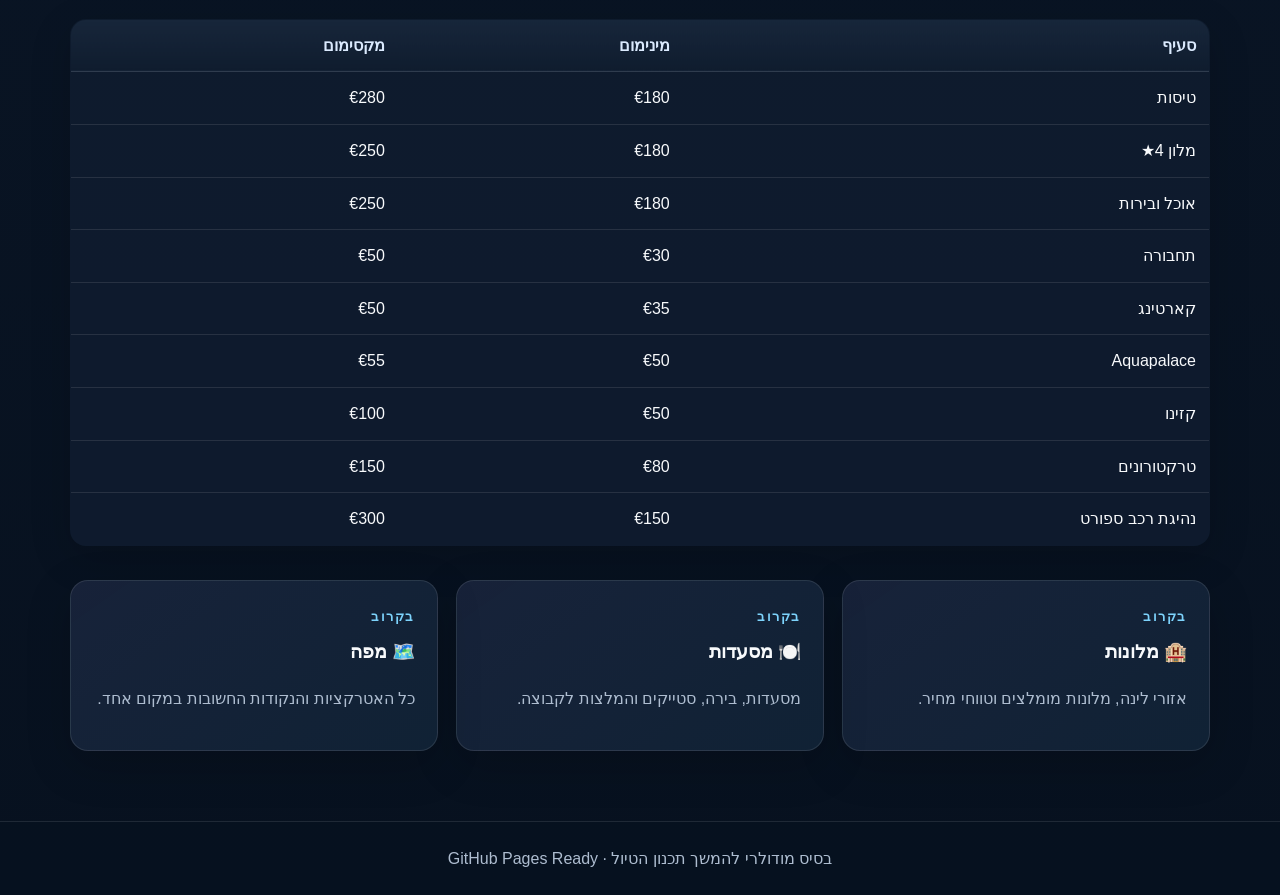
<file: pages/destinations/prague.html>
<!doctype html>
<html lang="he" dir="rtl">
<head>
<meta charset="utf-8">
<meta name="viewport" content="width=device-width,initial-scale=1">
<meta name="description" content="השוואת יעדים ומסלולים לטיול חברים באוקטובר">
<title>פראג</title>
<link rel="stylesheet" href="../../assets/css/main.css">
<script src="../../assets/js/app.js" defer></script>
<script src="../../assets/js/destination.js" defer></script>
</head>
<body data-destination="prague">
<header class="site-header">
  <div class="navbar">
    <a class="brand" href="../../index.html"><span>טיול חברים · אוקטובר</span><span class="header-version">v1.0.16</span></a>
    <nav class="nav-links">
      <a data-nav href="../../index.html">בית</a>
      <a data-nav href="../../pages/compare.html">השוואה</a>
      
      
      <a data-nav href="../../pages/destinations/prague.html">פראג</a>
      <a data-nav href="../../pages/destinations/krakow.html">קרקוב</a>
      <a data-nav href="../../pages/destinations/budapest.html">בודפשט</a>
    </nav>
  </div>
</header>
<main class="container">
<section class="hero destination-hero destination-hero-polished">
  <div>
    <span class="eyebrow">יעד מועמד · השבוע של 12 באוקטובר</span>
    <h1 id="title"></h1>
    <p id="tagline"></p>
    <div class="badges" id="highlights"></div>
  </div>
  <div class="hero-summary">
    <div class="summary-label">ציון כולל</div>
    <div class="summary-score" id="score"></div>
    <div class="summary-label">תקציב משוער לאדם</div>
    <div class="metric" id="budget"></div>
  </div>
</section>


<section class="section destination-flights-section" aria-labelledby="destination-flights-title">
  <div class="section-header">
    <div>
      <span class="eyebrow">שלב 2.1 · טיסות</span>
      <h2 id="destination-flights-title">אפשרויות טיסה ליעד</h2>
      <p id="flight-route-summary" class="muted"></p>
    </div>
  </div>
  <div id="destination-flights" class="destination-flights-card card">
    <p class="muted">טוען אפשרויות טיסה…</p>
  </div>
</section>

<section class="section destination-lodging-section" aria-labelledby="destination-lodging-title">
  <div class="section-header">
    <div>
      <span class="eyebrow">שלב 2.2 · לינה</span>
      <h2 id="destination-lodging-title">אפשרויות לינה</h2>
      <p class="muted">אפשרויות Airbnb לקבוצה. אפשר להוסיף לינה מקומית, או להדביק קישור ל-Claude כדי לשמור אותה לכולם.</p>
    </div>
    <div class="lodging-header-actions">
      <button type="button" id="add-lodging" class="btn secondary">הוסף לינה</button>
      <button type="button" id="reset-lodging" class="btn ghost">איפוס לרשימה המשותפת</button>
    </div>
  </div>
  <form id="lodging-form" class="lodging-form card" hidden>
    <label>קישור Airbnb <input class="control" name="url" type="url" placeholder="https://www.airbnb.com/rooms/..."></label>
    <label>שם הנכס <input class="control" name="name" type="text" placeholder="דירה במרכז"></label>
    <label>מחיר <input class="control" name="price" type="text" placeholder="לדוגמה: €1,200 לכל השהות"></label>
    <label>דירוג <input class="control" name="rating" type="text" placeholder="4.9"></label>
    <label>מיקום <input class="control" name="location" type="text" placeholder="מרכז העיר"></label>
    <label>אורחים <input class="control" name="guests" type="text" placeholder="8"></label>
    <label class="lodging-form-wide">הערות <input class="control" name="notes" type="text" placeholder="כניסה 12/10, יציאה 17/10"></label>
    <div class="lodging-form-actions">
      <button type="submit" class="btn">שמירה</button>
    </div>
  </form>
  <div id="destination-lodging" class="card">
    <p class="muted">טוען אפשרויות לינה…</p>
  </div>
</section>

<section class="section destination-overview-grid">
  <div class="card">
    <span class="eyebrow">למה כן</span>
    <h3>יתרונות</h3>
    <ul id="pros" class="list"></ul>
  </div>
  <div class="card">
    <span class="eyebrow">מה לקחת בחשבון</span>
    <h3>חסרונות</h3>
    <ul id="cons" class="list"></ul>
  </div>
  <div class="card">
    <span class="eyebrow">מזג אוויר</span>
    <h3>אמצע אוקטובר</h3>
    <div id="weather-details" class="weather-details"></div>
  </div>
</section>

<section class="section">
  <div class="section-header">
    <div>
      <span class="eyebrow">מסלול מוצע</span>
      <h2>4 ימים / 3 </h2>
    </div>
  </div>
  <table>
    <thead><tr><th>יום</th><th>בוקר</th><th>צהריים</th><th>ערב</th></tr></thead>
    <tbody id="itinerary-body"></tbody>
  </table>
</section>

<section class="section">
  <div class="section-header">
    <div>
      <span class="eyebrow">תקציב</span>
      <h2>פירוט עלויות</h2>
    </div>
  </div>
  <table>
    <thead><tr><th>סעיף</th><th>מינימום</th><th>מקסימום</th></tr></thead>
    <tbody id="costs-body"></tbody>
  </table>
</section>

<section class="section grid">
  <div class="card module-placeholder">
    <span class="eyebrow">בקרוב</span>
    <h3>🏨 מלונות</h3>
    <p>אזורי לינה, מלונות מומלצים וטווחי מחיר.</p>
  </div>
  <div class="card module-placeholder">
    <span class="eyebrow">בקרוב</span>
    <h3>🍽️ מסעדות</h3>
    <p>מסעדות, בירה, סטייקים והמלצות לקבוצה.</p>
  </div>
  <div class="card module-placeholder">
    <span class="eyebrow">בקרוב</span>
    <h3>🗺️ מפה</h3>
    <p>כל האטרקציות והנקודות החשובות במקום אחד.</p>
  </div>
</section>
</main>
<footer>בסיס מודולרי להמשך תכנון הטיול · GitHub Pages Ready</footer>
</body>
</html>
</file>
<file: assets/css/main.css>
:root{
  --bg:#0b1220;--surface:#111827;--surface-2:#1f2937;--text:#f8fafc;
  --muted:#cbd5e1;--primary:#38bdf8;--accent:#a78bfa;--success:#22c55e;
  --border:rgba(255,255,255,.11);--shadow:0 22px 60px rgba(0,0,0,.28);
}
*{box-sizing:border-box}
html{scroll-behavior:smooth}
body{
  margin:0;font-family:Arial,Helvetica,sans-serif;color:var(--text);
  background:linear-gradient(180deg,#0b1220,#111827 55%,#0b1220);line-height:1.6
}
a{color:inherit;text-decoration:none}
button,input,select{font:inherit}
.site-header{
  position:sticky;top:0;z-index:20;background:rgba(11,18,32,.92);
  backdrop-filter:blur(12px);border-bottom:1px solid var(--border)
}
.navbar{max-width:1180px;margin:auto;padding:13px 20px;display:flex;align-items:center;justify-content:space-between;gap:18px}
.brand{font-weight:800}
.nav-links{display:flex;gap:8px;flex-wrap:wrap}
.nav-links a{padding:8px 11px;border-radius:10px;color:var(--muted)}
.nav-links a:hover,.nav-links a.active{background:var(--surface-2);color:#fff}
.container{max-width:1180px;margin:auto;padding:38px 20px 70px}
.hero{
  padding:42px;border-radius:24px;border:1px solid var(--border);box-shadow:var(--shadow);
  background:radial-gradient(circle at top left,rgba(56,189,248,.2),transparent 34%),var(--surface)
}
.hero h1{font-size:clamp(2rem,5vw,4rem);line-height:1.1;margin:0 0 12px}
.hero p{max-width:790px;color:var(--muted);font-size:1.08rem}
.badges{display:flex;gap:9px;flex-wrap:wrap;margin-top:18px}
.badge{padding:7px 11px;border-radius:999px;background:var(--surface-2);border:1px solid var(--border)}
.grid{display:grid;grid-template-columns:repeat(3,1fr);gap:18px}
.card{background:var(--surface);border:1px solid var(--border);border-radius:18px;padding:22px;box-shadow:0 10px 35px rgba(0,0,0,.14)}
a.card{transition:.2s}
a.card:hover{transform:translateY(-4px);border-color:var(--primary)}
.card h2,.card h3{margin-top:0}
.card p,.muted{color:var(--muted)}
.section{margin-top:34px}
.section-header{display:flex;align-items:end;justify-content:space-between;gap:15px}
table{width:100%;border-collapse:collapse;background:var(--surface);border:1px solid var(--border);border-radius:16px;overflow:hidden}
th,td{padding:13px;text-align:right;border-bottom:1px solid var(--border)}
th{background:var(--surface-2)}
tr:last-child td{border-bottom:none}
.metric{font-size:1.8rem;font-weight:800;color:var(--primary)}
.highlight{color:var(--accent);font-weight:700}
.success{color:var(--success);font-weight:800}
.notice{padding:16px 18px;border-right:4px solid var(--primary);background:rgba(56,189,248,.08);border-radius:10px;color:var(--muted)}
.controls{display:flex;gap:12px;flex-wrap:wrap;margin:15px 0}
.control{background:var(--surface);border:1px solid var(--border);color:var(--text);padding:10px 12px;border-radius:10px}
.btn{display:inline-block;background:var(--primary);color:#062033;border:0;padding:10px 16px;border-radius:10px;font-weight:800;cursor:pointer}
.btn.secondary{background:var(--surface-2);color:var(--text)}
.list{padding-right:20px}
footer{border-top:1px solid var(--border);color:var(--muted);padding:24px;text-align:center}
@media(max-width:850px){
  .grid{grid-template-columns:1fr}
  .navbar{align-items:flex-start;flex-direction:column}
  .hero{padding:28px}
  th,td{padding:10px;font-size:.92rem}
}


.hero-home{
  display:grid;grid-template-columns:minmax(0,1.5fr) minmax(280px,.7fr);
  gap:28px;align-items:stretch;overflow:hidden;position:relative
}
.hero-home:after{
  content:"";position:absolute;width:360px;height:360px;border-radius:50%;
  background:radial-gradient(circle,rgba(167,139,250,.16),transparent 68%);
  left:-90px;bottom:-180px;pointer-events:none
}
.hero-copy{position:relative;z-index:1}
.eyebrow{
  display:inline-block;text-transform:uppercase;letter-spacing:.08em;
  font-size:.8rem;font-weight:800;color:var(--primary);margin-bottom:10px
}
.hero-actions{display:flex;gap:12px;flex-wrap:wrap;margin:22px 0 8px}
.hero-summary{
  background:linear-gradient(145deg,rgba(56,189,248,.14),rgba(255,255,255,.03));
  border:1px solid var(--border);border-radius:20px;padding:24px;
  display:flex;flex-direction:column;justify-content:center;min-height:260px
}
.summary-label{color:var(--muted);font-size:.9rem}
.summary-destination{font-size:2rem;font-weight:900;margin-top:8px}
.summary-score{font-size:3.2rem;line-height:1;font-weight:900;color:var(--accent);margin:14px 0}
.summary-score span{font-size:1rem;color:var(--muted);margin-right:4px}
.text-link{color:var(--primary);font-weight:700}
.destination-grid{align-items:stretch}
.destination-card{
  position:relative;overflow:hidden;min-height:360px;
  display:flex;flex-direction:column
}
.destination-card:before{
  content:"";position:absolute;inset:0 0 auto 0;height:7px;background:var(--primary)
}
.destination-card.tone-krakow:before{background:var(--accent)}
.destination-card.tone-budapest:before{background:var(--success)}
.destination-topline{display:flex;justify-content:space-between;align-items:center;margin-bottom:28px}
.destination-rank{
  width:38px;height:38px;border-radius:50%;display:grid;place-items:center;
  background:var(--surface-2);font-weight:900;color:var(--muted)
}
.destination-score{font-weight:900;color:var(--accent)}
.destination-name{font-size:2rem;font-weight:900;line-height:1.1}
.destination-country{color:var(--muted);margin-top:5px}
.destination-highlights{display:flex;gap:7px;flex-wrap:wrap;margin:10px 0 22px}
.destination-highlights span{
  font-size:.8rem;padding:5px 8px;background:rgba(255,255,255,.06);
  border:1px solid var(--border);border-radius:999px
}
.destination-footer{
  display:flex;justify-content:space-between;align-items:end;
  border-top:1px solid var(--border);padding-top:18px;margin-top:auto
}
.destination-footer small{display:block;color:var(--muted)}
.destination-footer strong{font-size:1.05rem}
.card-arrow{font-size:1.5rem;color:var(--primary)}
.feature-card{min-height:210px}
.feature-icon{font-size:2rem;margin-bottom:20px}
.decision-strip{
  background:linear-gradient(100deg,rgba(56,189,248,.1),rgba(167,139,250,.08));
  border:1px solid var(--border);border-radius:20px;padding:26px;
  display:flex;justify-content:space-between;align-items:center;gap:24px
}
.decision-strip h2{margin:2px 0 4px}
@media(max-width:850px){
  .hero-home{grid-template-columns:1fr}
  .hero-summary{min-height:auto}
  .decision-strip{align-items:flex-start;flex-direction:column}
  .section-header{align-items:flex-start;flex-direction:column}
}


.destination-hero{
  display:grid;grid-template-columns:minmax(0,1.4fr) minmax(280px,.6fr);
  gap:28px;align-items:stretch
}
.destination-overview-grid{
  display:grid;grid-template-columns:repeat(3,1fr);gap:18px
}
.module-placeholder{
  background:linear-gradient(145deg,rgba(255,255,255,.03),rgba(56,189,248,.04));
  border-style:dashed
}
.timeline{
  position:relative;padding-right:28px
}
.timeline:before{
  content:"";position:absolute;right:8px;top:8px;bottom:8px;width:2px;background:var(--border)
}
@media(max-width:850px){
  .destination-hero,.destination-overview-grid{grid-template-columns:1fr}
}


/* Stage 1 visual redesign — intentionally contains no yellow tones */
:root{
  --bg:#07111f;
  --bg-soft:#0b1728;
  --surface:#0f1c2e;
  --surface-2:#17263a;
  --surface-3:#1d3048;
  --text:#f8fafc;
  --muted:#aebdd0;
  --primary:#38bdf8;
  --primary-deep:#0284c7;
  --accent:#a78bfa;
  --accent-deep:#7c3aed;
  --success:#34d399;
  --danger:#fb7185;
  --border:rgba(255,255,255,.10);
  --border-strong:rgba(255,255,255,.18);
  --shadow:0 24px 70px rgba(0,0,0,.34);
}
body{
  background:
    radial-gradient(circle at 15% 0%,rgba(56,189,248,.10),transparent 30%),
    radial-gradient(circle at 88% 12%,rgba(167,139,250,.10),transparent 28%),
    linear-gradient(180deg,var(--bg),var(--bg-soft) 55%,var(--bg));
}
.site-header{
  background:rgba(7,17,31,.82);
  border-bottom:1px solid var(--border);
  box-shadow:0 10px 35px rgba(0,0,0,.12);
}
.brand{
  display:flex;align-items:center;gap:10px;font-size:1.05rem;letter-spacing:.01em
}
.brand:before{
  content:"";width:11px;height:11px;border-radius:50%;
  background:linear-gradient(135deg,var(--primary),var(--accent));
  box-shadow:0 0 22px rgba(56,189,248,.55)
}
.nav-links a{transition:.2s ease}
.nav-links a:hover,.nav-links a.active{
  background:linear-gradient(135deg,rgba(56,189,248,.13),rgba(167,139,250,.10));
  color:#fff;border:1px solid var(--border)
}
.hero{
  background:
    linear-gradient(140deg,rgba(56,189,248,.10),rgba(167,139,250,.08)),
    rgba(15,28,46,.94);
  border:1px solid var(--border-strong);
}
.hero h1{
  max-width:800px;
  text-wrap:balance;
  letter-spacing:-.035em
}
.hero p{max-width:780px}
.eyebrow{
  color:#7dd3fc;
  letter-spacing:.12em
}
.btn{
  background:linear-gradient(135deg,var(--primary),#60a5fa);
  color:#03111d;
  box-shadow:0 10px 28px rgba(56,189,248,.22);
  transition:.2s ease
}
.btn:hover{transform:translateY(-2px);box-shadow:0 14px 34px rgba(56,189,248,.30)}
.btn.secondary{
  background:linear-gradient(135deg,rgba(167,139,250,.18),rgba(56,189,248,.10));
  color:var(--text);border:1px solid var(--border-strong)
}
.card{
  background:
    linear-gradient(180deg,rgba(255,255,255,.025),rgba(255,255,255,.005)),
    var(--surface);
  border:1px solid var(--border);
  box-shadow:0 14px 45px rgba(0,0,0,.18)
}
a.card:hover{
  transform:translateY(-6px);
  border-color:rgba(56,189,248,.55);
  box-shadow:0 22px 60px rgba(0,0,0,.28)
}
.badge{
  background:rgba(255,255,255,.055);
  border:1px solid var(--border);
  color:#dbeafe
}
.hero-summary{
  background:
    linear-gradient(150deg,rgba(56,189,248,.13),rgba(167,139,250,.12)),
    rgba(255,255,255,.025);
  border:1px solid var(--border-strong);
  box-shadow:inset 0 1px 0 rgba(255,255,255,.04)
}
.summary-score,.highlight{color:var(--accent)}
.destination-card{
  backdrop-filter:blur(8px);
}
.destination-card:before{
  height:5px;
  background:linear-gradient(90deg,var(--primary),#60a5fa)
}
.destination-card.tone-krakow:before{
  background:linear-gradient(90deg,var(--accent),#c4b5fd)
}
.destination-card.tone-budapest:before{
  background:linear-gradient(90deg,var(--success),#67e8f9)
}
.destination-rank{
  background:linear-gradient(135deg,var(--surface-2),var(--surface-3));
  border:1px solid var(--border)
}
.destination-score{color:#c4b5fd}
.destination-highlights span{
  background:linear-gradient(135deg,rgba(56,189,248,.06),rgba(167,139,250,.06))
}
.feature-card{
  position:relative;overflow:hidden
}
.feature-card:after{
  content:"";position:absolute;width:120px;height:120px;border-radius:50%;
  background:radial-gradient(circle,rgba(56,189,248,.12),transparent 70%);
  left:-35px;bottom:-45px;pointer-events:none
}
.feature-icon{
  width:54px;height:54px;border-radius:16px;display:grid;place-items:center;
  background:linear-gradient(135deg,rgba(56,189,248,.16),rgba(167,139,250,.16));
  border:1px solid var(--border-strong)
}
.decision-strip{
  background:
    linear-gradient(100deg,rgba(56,189,248,.10),rgba(167,139,250,.09)),
    var(--surface);
  border:1px solid var(--border-strong);
  box-shadow:var(--shadow)
}
table{
  background:rgba(15,28,46,.92);
  border:1px solid var(--border-strong);
  box-shadow:0 12px 42px rgba(0,0,0,.16)
}
th{
  background:linear-gradient(180deg,var(--surface-2),var(--surface));
  color:#dbeafe
}
tr:hover td{background:rgba(56,189,248,.035)}
.control{
  background:var(--surface-2);
  border:1px solid var(--border-strong)
}
.metric{color:#7dd3fc}
.notice{
  border-right-color:var(--accent);
  background:rgba(167,139,250,.08)
}
.module-placeholder{
  background:
    linear-gradient(145deg,rgba(167,139,250,.055),rgba(56,189,248,.035)),
    var(--surface)
}
footer{background:rgba(7,17,31,.55)}
@media(max-width:850px){
  .container{padding-top:24px}
  .hero{border-radius:20px}
}


/* v1.0.9 — flights module; no yellow tones */
.brand{display:flex;align-items:center;gap:12px}.header-version{display:inline-flex;align-items:center;padding:4px 9px;border-radius:999px;border:1px solid rgba(56,189,248,.55);background:rgba(56,189,248,.10);color:#bae6fd;font-size:.76rem;font-weight:800;letter-spacing:.04em}
.flight-notice{margin-top:22px}.flight-destination{margin:42px 0}.route-facts{display:flex;gap:10px;flex-wrap:wrap}.route-facts span,.live-status{border:1px solid var(--border);background:rgba(255,255,255,.045);padding:7px 10px;border-radius:999px;color:#dbeafe;font-size:.86rem}.route-summary{margin-bottom:18px}.flight-grid{display:grid;grid-template-columns:repeat(2,minmax(0,1fr));gap:18px}.flight-option{display:flex;flex-direction:column;gap:13px}.flight-option-head{display:flex;justify-content:space-between;align-items:center}.option-letter{width:38px;height:38px;border-radius:12px;display:grid;place-items:center;background:linear-gradient(135deg,rgba(56,189,248,.22),rgba(167,139,250,.20));border:1px solid var(--border-strong);font-weight:900}.flight-option dl{display:grid;gap:8px;margin:0}.flight-option dl div{display:grid;grid-template-columns:110px 1fr;gap:10px;border-bottom:1px solid var(--border);padding-bottom:8px}.flight-option dt{color:var(--muted)}.flight-option dd{margin:0}.flight-link{margin-top:auto;text-align:center}.live-status{color:#c4b5fd}
@media(max-width:800px){.flight-grid{grid-template-columns:1fr}.route-facts{margin-top:10px}.brand{gap:7px}.header-version{font-size:.68rem}}


/* v1.0.9 — flights navigation visibility; intentionally no yellow */
.destination-flight-cta .decision-strip{
  display:flex;
  align-items:center;
  justify-content:space-between;
  gap:24px;
  margin:0;
}
.nav-links a[href$="flights.html"]{
  border:1px solid rgba(56,189,248,.38);
  background:linear-gradient(135deg,rgba(56,189,248,.11),rgba(167,139,250,.09));
}
.flight-destination{
  scroll-margin-top:100px;
}
@media(max-width:700px){
  .destination-flight-cta .decision-strip{
    align-items:stretch;
    flex-direction:column;
  }
  .destination-flight-cta .btn{text-align:center}
}


/* v1.0.9 — destination flight cards; intentionally no yellow */
.destination-flights-section{margin-top:34px}
.destination-flights-card{padding:0;overflow:hidden}
.destination-flight-meta{display:grid;grid-template-columns:repeat(2,minmax(0,1fr));gap:1px;background:var(--border);border-bottom:1px solid var(--border)}
.destination-flight-meta>div{display:flex;flex-direction:column;gap:5px;padding:16px 20px;background:var(--surface)}
.flight-meta-label,.destination-flight-row small{display:block;color:var(--muted);font-size:.76rem;font-weight:700;margin-bottom:4px}
.destination-flight-list{display:flex;flex-direction:column}
.destination-flight-row{display:grid;grid-template-columns:52px minmax(180px,.9fr) minmax(360px,2fr) auto;gap:18px;align-items:center;padding:18px 20px;border-bottom:1px solid var(--border)}
.destination-flight-row:last-child{border-bottom:0}
.destination-flight-row:hover{background:linear-gradient(90deg,rgba(56,189,248,.045),rgba(167,139,250,.035))}
.flight-row-option{display:flex;align-items:center;justify-content:center}
.flight-row-dates{display:flex;flex-direction:column;gap:6px}
.flight-row-dates span{color:var(--muted);font-size:.86rem}
.flight-row-details{display:grid;grid-template-columns:repeat(3,minmax(130px,1fr));gap:12px 18px}
.flight-row-details span{font-size:.9rem;line-height:1.35}
.flight-row-link{white-space:nowrap;text-align:center}
.flight-source-note{margin:0;padding:14px 20px;border-top:1px solid var(--border);color:var(--muted);font-size:.82rem;background:rgba(255,255,255,.018)}
@media(max-width:1050px){
  .destination-flight-row{grid-template-columns:48px 1fr auto}
  .flight-row-details{grid-column:2/4;grid-template-columns:repeat(3,minmax(0,1fr))}
}
@media(max-width:700px){
  .destination-flight-meta{grid-template-columns:1fr}
  .destination-flight-row{grid-template-columns:42px 1fr;padding:16px}
  .flight-row-details{grid-column:1/3;grid-template-columns:repeat(2,minmax(0,1fr))}
  .flight-row-link{grid-column:1/3;width:100%}
}
@media(max-width:460px){
  .flight-row-details{grid-template-columns:1fr}
}

/* v1.0.9 — exact Skyscanner time-window links; no yellow */
.flight-row-dates span{
  color:#dbeafe;
  font-weight:650;
}
.flight-row-link{white-space:nowrap}

.feature-card.disabled{opacity:.45;pointer-events:none;filter:grayscale(1);cursor:not-allowed}

/* v1.0.11 hero cleanup */
.hero-actions{display:flex;gap:12px;flex-wrap:wrap;margin-top:24px}
.hero-summary h2{margin:10px 0 0;font-size:1.7rem}

.weather-table{width:100%;border-collapse:collapse}.weather-table td,.weather-table th{padding:8px;border-bottom:1px solid rgba(255,255,255,.1)}

/* v1.0.13 destination-specific weather data */
.weather-details{margin-top:14px}
.weather-metrics{display:grid;grid-template-columns:repeat(2,minmax(0,1fr));gap:10px}
.weather-metric{
  display:flex;justify-content:space-between;align-items:center;gap:10px;
  padding:10px 12px;border:1px solid var(--border);
  border-radius:12px;background:rgba(255,255,255,.025)
}
.weather-metric span{color:var(--muted);font-size:.9rem}
.weather-metric strong{font-size:.95rem;text-align:left}
.weather-comfort{
  grid-column:1/-1;
  background:linear-gradient(135deg,rgba(56,189,248,.08),rgba(167,139,250,.08))
}
.weather-summary{margin:14px 0 0;color:var(--muted);line-height:1.65}
@media(max-width:520px){
  .weather-metrics{grid-template-columns:1fr}
  .weather-comfort{grid-column:auto}
}

/* v1.0.14 lodging (לינה) — Airbnb options; no yellow */
.destination-lodging-section{margin-top:34px}
.lodging-form{
  display:grid;grid-template-columns:repeat(3,minmax(0,1fr));gap:14px;margin-bottom:18px;
}
.lodging-form label{display:flex;flex-direction:column;gap:6px;color:var(--muted);font-size:.85rem;font-weight:700}
.lodging-form .control{width:100%}
.lodging-form-wide{grid-column:1/-1}
.lodging-form-actions{grid-column:1/-1;display:flex;justify-content:flex-start}
.destination-lodging-list{display:flex;flex-direction:column;gap:14px}
.destination-lodging-row{
  display:flex;justify-content:space-between;align-items:flex-start;gap:18px;
  padding:16px 18px;border:1px solid var(--border);border-radius:14px;
  background:rgba(255,255,255,.02);
}
.destination-lodging-row:hover{background:linear-gradient(90deg,rgba(56,189,248,.045),rgba(167,139,250,.035))}
.lodging-row-main{display:flex;flex-direction:column;gap:6px;min-width:0}
.lodging-name{font-size:1.05rem}
.lodging-name a{color:var(--primary);font-weight:800}
.lodging-location,.lodging-capacity{color:var(--muted);font-size:.9rem}
.lodging-notes{font-size:.85rem}
.lodging-row-side{display:flex;flex-direction:column;align-items:flex-end;gap:6px;text-align:left;white-space:nowrap}
.lodging-price small{display:block;color:var(--muted);font-size:.76rem;font-weight:700;margin-bottom:2px}
.lodging-price strong{color:var(--primary);font-size:1.05rem}
.lodging-rating{color:var(--accent);font-weight:700;font-size:.9rem}
.tag-local{
  font-size:.7rem;font-weight:800;padding:2px 8px;border-radius:999px;margin-right:6px;
  background:rgba(34,197,94,.16);color:var(--success);vertical-align:middle;
}
.lodging-header-actions{display:flex;gap:8px;flex-wrap:wrap}
.btn.ghost{background:transparent;border:1px solid var(--border);color:var(--muted)}
.btn.ghost:hover{color:var(--text);border-color:var(--primary)}
.lodging-actions{display:flex;gap:8px}
.lodging-edit,.lodging-remove{
  background:transparent;border:1px solid var(--border);color:var(--muted);
  padding:4px 10px;border-radius:8px;font-size:.8rem;cursor:pointer;
}
.lodging-edit:hover{color:var(--text);border-color:var(--accent)}
.lodging-remove:hover{color:var(--text);border-color:var(--primary)}
@media(max-width:700px){
  .lodging-form{grid-template-columns:1fr}
  .destination-lodging-row{flex-direction:column}
  .lodging-row-side{align-items:flex-start;text-align:right}
}
</file>
